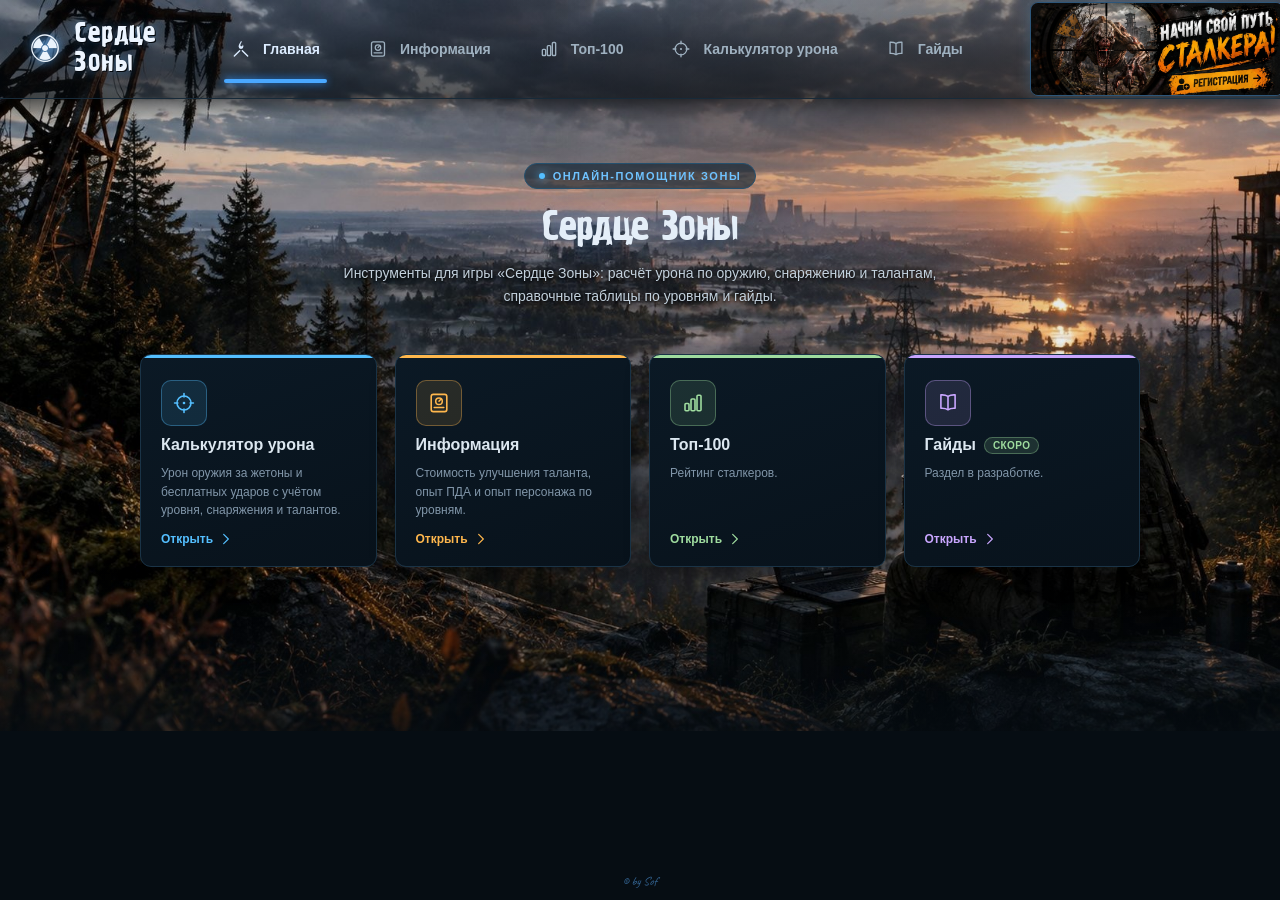
<file: index.html>
<!doctype html>
<html lang="ru">
<head>
<meta charset="UTF-8">
<meta name="viewport" content="width=device-width, initial-scale=1.0">
<title>Сердце Зоны — сайт-помощник</title>
<meta name="description" content="Сайт-помощник для игры «Сердце Зоны»: калькулятор урона, справочная информация по уровням и гайды.">
<meta property="og:type" content="website">
<meta property="og:site_name" content="Сердце Зоны">
<meta property="og:title" content="Сердце Зоны — сайт-помощник">
<meta property="og:description" content="Калькулятор урона, справочные таблицы по уровням и гайды для игры «Сердце Зоны».">
<meta property="og:url" content="https://sof-oss.github.io/helper/">
<meta property="og:image" content="https://sof-oss.github.io/helper/assets/preview.jpg">
<meta property="og:image:width" content="1200">
<meta property="og:image:height" content="628">
<meta property="og:locale" content="ru_RU">
<meta name="twitter:card" content="summary_large_image">
<link rel="icon" type="image/svg+xml" href="favicon.svg">
<!-- Шрифт подписи автора внизу страницы (см. .site-footer в styles.css) -->
<link rel="preconnect" href="https://fonts.googleapis.com">
<link rel="preconnect" href="https://fonts.gstatic.com" crossorigin>
<link href="https://fonts.googleapis.com/css2?family=Caveat:wght@600&display=swap" rel="stylesheet">
<link rel="stylesheet" href="styles.css">
</head>
<body>
<header class="site-header">
  <div class="header-inner">
    <a class="logo" href="index.html"><div class="rad-logo">☢</div><div class="logo-copy"><div class="logo-title">Сердце Зоны</div></div></a>
    <nav class="main-nav">
      <a class="active" href="index.html"><svg class="nav-icon" viewBox="0 0 24 24" fill="none" aria-hidden="true"><path d="M12 2.4c-.7 2.1-2.9 3.8-2.9 6.6a2.9 2.9 0 0 0 5.8 0c0-1.1-.5-1.7-.8-2.3.1 1.3-.6 2.1-1.4 2.1-1 0-1.6-.8-1.4-1.9.3-1.4 1.6-2.3 1.6-4.1-.3-.1-.6-.3-.9-.4Z" fill="currentColor"/><path d="M4 20.5 10.4 14M20 20.5 13.6 14" stroke="currentColor" stroke-width="1.7" stroke-linecap="round"/></svg>Главная</a>
      <a href="info.html"><svg class="nav-icon" viewBox="0 0 24 24" fill="none" aria-hidden="true"><rect x="4.2" y="3.4" width="15.6" height="17.2" rx="2.2" stroke="currentColor" stroke-width="1.6"/><circle cx="12" cy="10.3" r="3.3" stroke="currentColor" stroke-width="1.5"/><path d="M12 10.3 13.9 8.2" stroke="currentColor" stroke-width="1.5" stroke-linecap="round"/><path d="M7.2 16.6h9.6" stroke="currentColor" stroke-width="1.5" stroke-linecap="round"/></svg>Информация</a>
      <a href="top100.html"><svg class="nav-icon" viewBox="0 0 24 24" fill="none" aria-hidden="true"><rect x="4" y="12.5" width="4" height="7.3" rx="1" stroke="currentColor" stroke-width="1.6"/><rect x="10" y="8" width="4" height="11.8" rx="1" stroke="currentColor" stroke-width="1.6"/><rect x="16" y="4.2" width="4" height="15.6" rx="1" stroke="currentColor" stroke-width="1.6"/></svg>Топ-100</a>
      <a href="calculator.html"><svg class="nav-icon" viewBox="0 0 24 24" fill="none" aria-hidden="true"><circle cx="12" cy="12" r="7" stroke="currentColor" stroke-width="1.6"/><path d="M12 2.6v3.3M12 18.1v3.3M2.6 12h3.3M18.1 12h3.3" stroke="currentColor" stroke-width="1.6" stroke-linecap="round"/><circle cx="12" cy="12" r="1.3" fill="currentColor"/></svg>Калькулятор урона</a>
      <a href="guides.html"><svg class="nav-icon" viewBox="0 0 24 24" fill="none" aria-hidden="true"><path d="M12 5.4c-1.9-1.2-4.5-1.7-7.1-1.5v13.4c2.6-.2 5.2.3 7.1 1.5 1.9-1.2 4.5-1.7 7.1-1.5V3.9c-2.6-.2-5.2.3-7.1 1.5Z" stroke="currentColor" stroke-width="1.6" stroke-linejoin="round"/><path d="M12 5.4v13.4" stroke="currentColor" stroke-width="1.6"/></svg>Гайды</a>
    </nav>
    <a class="header-promo" href="https://vk.com/app54612839#ref_user_id=672" target="_blank" rel="noopener" aria-label="Регистрация — начни свой путь сталкера"><img src="assets/promo-banner.webp" alt="Начни свой путь сталкера — регистрация" width="1672" height="610" loading="eager"></a>
  </div>
</header>

<main class="content home-content">
  <div class="home-hero">
    <span class="home-eyebrow"><i></i>Онлайн-помощник Зоны</span>
    <h1>Сердце Зоны</h1>
    <p>Инструменты для игры «Сердце Зоны»: расчёт урона по оружию, снаряжению и талантам, справочные таблицы по уровням и гайды.</p>
  </div>
  <div class="home-grid">
    <a class="home-card" href="calculator.html" style="--accent:#54bfff;--accent-bg:rgba(84,191,255,.12);--accent-border:rgba(84,191,255,.35)">
      <div class="home-card-body">
        <div class="home-card-icon"><svg viewBox="0 0 24 24" fill="none" aria-hidden="true"><circle cx="12" cy="12" r="7" stroke="currentColor" stroke-width="1.6"/><path d="M12 2.6v3.3M12 18.1v3.3M2.6 12h3.3M18.1 12h3.3" stroke="currentColor" stroke-width="1.6" stroke-linecap="round"/><circle cx="12" cy="12" r="1.3" fill="currentColor"/></svg></div>
        <b>Калькулятор урона</b>
        <small>Урон оружия за жетоны и бесплатных ударов с учётом уровня, снаряжения и талантов.</small>
        <span class="home-card-cta">Открыть<svg viewBox="0 0 24 24" fill="none" aria-hidden="true"><path d="M8 4l8 8-8 8" stroke="currentColor" stroke-width="2" stroke-linecap="round" stroke-linejoin="round"/></svg></span>
      </div>
    </a>
    <a class="home-card" href="info.html" style="--accent:#ffb74d;--accent-bg:rgba(255,183,77,.12);--accent-border:rgba(255,183,77,.35)">
      <div class="home-card-body">
        <div class="home-card-icon"><svg viewBox="0 0 24 24" fill="none" aria-hidden="true"><rect x="4.2" y="3.4" width="15.6" height="17.2" rx="2.2" stroke="currentColor" stroke-width="1.6"/><circle cx="12" cy="10.3" r="3.3" stroke="currentColor" stroke-width="1.5"/><path d="M12 10.3 13.9 8.2" stroke="currentColor" stroke-width="1.5" stroke-linecap="round"/><path d="M7.2 16.6h9.6" stroke="currentColor" stroke-width="1.5" stroke-linecap="round"/></svg></div>
        <b>Информация</b>
        <small>Стоимость улучшения таланта, опыт ПДА и опыт персонажа по уровням.</small>
        <span class="home-card-cta">Открыть<svg viewBox="0 0 24 24" fill="none" aria-hidden="true"><path d="M8 4l8 8-8 8" stroke="currentColor" stroke-width="2" stroke-linecap="round" stroke-linejoin="round"/></svg></span>
      </div>
    </a>
    <a class="home-card" href="top100.html" style="--accent:#9fdc9f;--accent-bg:rgba(159,220,159,.12);--accent-border:rgba(159,220,159,.35)">
      <div class="home-card-body">
        <div class="home-card-icon"><svg viewBox="0 0 24 24" fill="none" aria-hidden="true"><rect x="4" y="12.5" width="4" height="7.3" rx="1" stroke="currentColor" stroke-width="1.6"/><rect x="10" y="8" width="4" height="11.8" rx="1" stroke="currentColor" stroke-width="1.6"/><rect x="16" y="4.2" width="4" height="15.6" rx="1" stroke="currentColor" stroke-width="1.6"/></svg></div>
        <b>Топ-100</b>
        <small>Рейтинг сталкеров.</small>
        <span class="home-card-cta">Открыть<svg viewBox="0 0 24 24" fill="none" aria-hidden="true"><path d="M8 4l8 8-8 8" stroke="currentColor" stroke-width="2" stroke-linecap="round" stroke-linejoin="round"/></svg></span>
      </div>
    </a>
    <a class="home-card" href="guides.html" style="--accent:#c9a6ff;--accent-bg:rgba(201,166,255,.12);--accent-border:rgba(201,166,255,.35)">
      <div class="home-card-body">
        <div class="home-card-icon"><svg viewBox="0 0 24 24" fill="none" aria-hidden="true"><path d="M12 5.4c-1.9-1.2-4.5-1.7-7.1-1.5v13.4c2.6-.2 5.2.3 7.1 1.5 1.9-1.2 4.5-1.7 7.1-1.5V3.9c-2.6-.2-5.2.3-7.1 1.5Z" stroke="currentColor" stroke-width="1.6" stroke-linejoin="round"/><path d="M12 5.4v13.4" stroke="currentColor" stroke-width="1.6"/></svg></div>
        <b>Гайды<span class="home-card-badge">Скоро</span></b>
        <small>Раздел в разработке.</small>
        <span class="home-card-cta">Открыть<svg viewBox="0 0 24 24" fill="none" aria-hidden="true"><path d="M8 4l8 8-8 8" stroke="currentColor" stroke-width="2" stroke-linecap="round" stroke-linejoin="round"/></svg></span>
      </div>
    </a>
  </div>
</main>

<!-- Подпись автора — единственное место сайта, отмеченное личным именем, поэтому
     оставляем её ненавязчивой и внизу каждой страницы, а не только на главной -->
<footer class="site-footer"><span>© by Sof</span></footer>

</body></html>
</file>
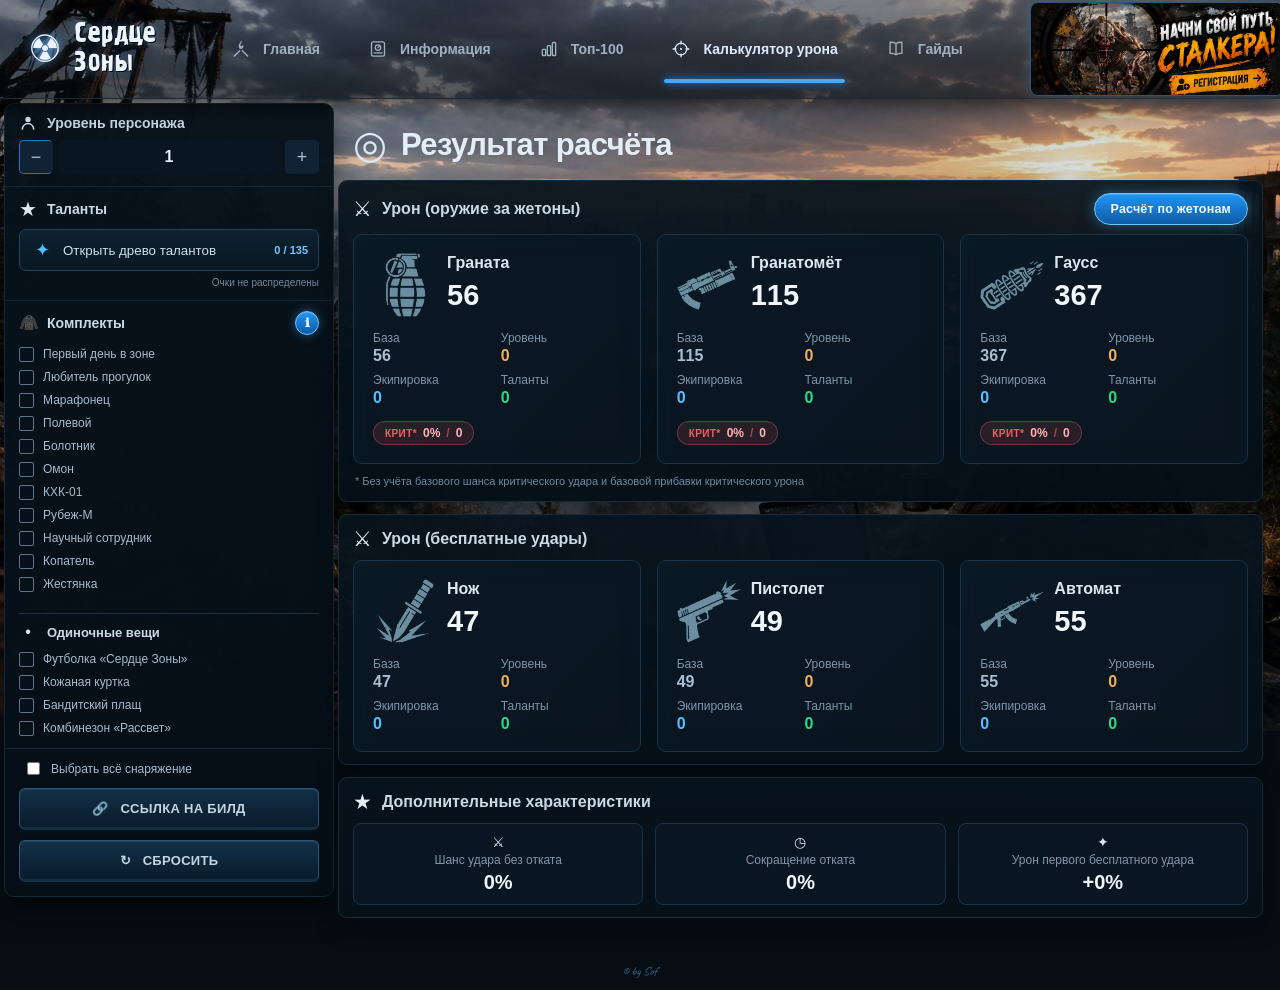
<file: calculator.html>
<!doctype html>
<html lang="ru">
<head>
<meta charset="UTF-8">
<meta name="viewport" content="width=device-width, initial-scale=1.0">
<title>Сердце Зоны — Калькулятор урона</title>
<meta name="description" content="Калькулятор урона для игры «Сердце Зоны»: оружие, снаряжение и таланты.">
<meta property="og:type" content="website">
<meta property="og:site_name" content="Сердце Зоны">
<meta property="og:title" content="Сердце Зоны — Калькулятор урона">
<meta property="og:description" content="Калькулятор урона и справочные таблицы по уровням для игры «Сердце Зоны».">
<meta property="og:url" content="https://sof-oss.github.io/helper/calculator.html">
<meta property="og:image" content="https://sof-oss.github.io/helper/assets/preview.jpg">
<meta property="og:image:width" content="1200">
<meta property="og:image:height" content="628">
<meta property="og:locale" content="ru_RU">
<meta name="twitter:card" content="summary_large_image">
<link rel="icon" type="image/svg+xml" href="favicon.svg">
<!-- Шрифт подписи автора внизу страницы (см. .site-footer в styles.css) -->
<link rel="preconnect" href="https://fonts.googleapis.com">
<link rel="preconnect" href="https://fonts.gstatic.com" crossorigin>
<link href="https://fonts.googleapis.com/css2?family=Caveat:wght@600&display=swap" rel="stylesheet">
<link rel="stylesheet" href="styles.css">
</head>
<body>
<header class="site-header">
  <div class="header-inner">
    <a class="logo" href="index.html"><div class="rad-logo">☢</div><div class="logo-copy"><div class="logo-title">Сердце Зоны</div></div></a>
    <nav class="main-nav">
      <a href="index.html"><svg class="nav-icon" viewBox="0 0 24 24" fill="none" aria-hidden="true"><path d="M12 2.4c-.7 2.1-2.9 3.8-2.9 6.6a2.9 2.9 0 0 0 5.8 0c0-1.1-.5-1.7-.8-2.3.1 1.3-.6 2.1-1.4 2.1-1 0-1.6-.8-1.4-1.9.3-1.4 1.6-2.3 1.6-4.1-.3-.1-.6-.3-.9-.4Z" fill="currentColor"/><path d="M4 20.5 10.4 14M20 20.5 13.6 14" stroke="currentColor" stroke-width="1.7" stroke-linecap="round"/></svg>Главная</a>
      <a href="info.html"><svg class="nav-icon" viewBox="0 0 24 24" fill="none" aria-hidden="true"><rect x="4.2" y="3.4" width="15.6" height="17.2" rx="2.2" stroke="currentColor" stroke-width="1.6"/><circle cx="12" cy="10.3" r="3.3" stroke="currentColor" stroke-width="1.5"/><path d="M12 10.3 13.9 8.2" stroke="currentColor" stroke-width="1.5" stroke-linecap="round"/><path d="M7.2 16.6h9.6" stroke="currentColor" stroke-width="1.5" stroke-linecap="round"/></svg>Информация</a>
      <a href="top100.html"><svg class="nav-icon" viewBox="0 0 24 24" fill="none" aria-hidden="true"><rect x="4" y="12.5" width="4" height="7.3" rx="1" stroke="currentColor" stroke-width="1.6"/><rect x="10" y="8" width="4" height="11.8" rx="1" stroke="currentColor" stroke-width="1.6"/><rect x="16" y="4.2" width="4" height="15.6" rx="1" stroke="currentColor" stroke-width="1.6"/></svg>Топ-100</a>
      <a class="active" href="calculator.html"><svg class="nav-icon" viewBox="0 0 24 24" fill="none" aria-hidden="true"><circle cx="12" cy="12" r="7" stroke="currentColor" stroke-width="1.6"/><path d="M12 2.6v3.3M12 18.1v3.3M2.6 12h3.3M18.1 12h3.3" stroke="currentColor" stroke-width="1.6" stroke-linecap="round"/><circle cx="12" cy="12" r="1.3" fill="currentColor"/></svg>Калькулятор урона</a>
      <a href="guides.html"><svg class="nav-icon" viewBox="0 0 24 24" fill="none" aria-hidden="true"><path d="M12 5.4c-1.9-1.2-4.5-1.7-7.1-1.5v13.4c2.6-.2 5.2.3 7.1 1.5 1.9-1.2 4.5-1.7 7.1-1.5V3.9c-2.6-.2-5.2.3-7.1 1.5Z" stroke="currentColor" stroke-width="1.6" stroke-linejoin="round"/><path d="M12 5.4v13.4" stroke="currentColor" stroke-width="1.6"/></svg>Гайды</a>
    </nav>
    <a class="header-promo" href="https://vk.com/app54612839#ref_user_id=672" target="_blank" rel="noopener" aria-label="Регистрация — начни свой путь сталкера"><img src="assets/promo-banner.webp" alt="Начни свой путь сталкера — регистрация" width="1672" height="610" loading="eager"></a>
  </div>
</header>

<div class="page">
<aside class="sidebar">
<section class="side-section level-section"><div class="side-title"><svg class="person-icon" viewBox="0 0 24 24" aria-hidden="true"><circle cx="12" cy="7.2" r="3.6"/><path d="M4.5 20c.4-4.6 3.9-7.3 7.5-7.3s7.1 2.7 7.5 7.3" fill="none" stroke="currentColor" stroke-width="2" stroke-linecap="round"/></svg><b>Уровень персонажа</b></div><div class="level-row"><button type="button" data-step="level" data-dir="-1">−</button><input id="level" type="number" min="1" max="100" value="1"><button type="button" data-step="level" data-dir="1">+</button></div></section>
<section class="side-section talent-launcher"><div class="side-title"><span>★</span><b>Таланты</b></div><button type="button" id="openTalents" class="talent-open"><span>✦</span><span>Открыть древо талантов</span><b id="talentPointsBadge">0 / 135</b></button><div class="talent-summary" id="talentSummary">Очки не распределены</div></section>
<section class="side-section equipment-section"><div class="side-title"><span class="clothes-icon" aria-hidden="true">🧥</span><b>Комплекты</b><button type="button" id="openGearInfo" class="gear-info-btn" aria-label="Бонусы снаряжения" title="Бонусы снаряжения">ℹ</button></div><div id="sets" class="options"></div><div class="items-divider"><span>•</span><b>Одиночные вещи</b></div><div id="items" class="options"></div></section>
<div class="side-actions">
<label class="select-all"><input id="selectAllEquipment" type="checkbox"> <span>Выбрать всё снаряжение</span></label>
<button type="button" class="side-btn" id="shareBuild">🔗 &nbsp; Ссылка на билд</button>
<button type="button" class="side-btn" id="resetAll">↻ &nbsp; Сбросить</button>
</div>
</aside>
<main class="content">
<div class="result-title"><span class="target-icon">◎</span><h1>Результат расчёта</h1></div>
<section class="result-panel"><div class="section-heading"><span>⚔</span><b>Урон (оружие за жетоны)</b><button type="button" id="openTokens" class="tokens-btn">Расчёт по жетонам</button></div><div class="damage-grid" id="paidCards"></div><p class="damage-footnote">* Без учёта базового шанса критического удара и базовой прибавки критического урона</p></section>
<section class="result-panel"><div class="section-heading"><span>⚔</span><b>Урон (бесплатные удары)</b></div><div class="damage-grid" id="freeCards"></div></section>
<section class="result-panel extra-panel"><div class="section-heading"><span>★</span><b>Дополнительные характеристики</b></div><div class="extra-grid"><div><i class="delta" id="deltaNoCooldown"></i><span>⚔</span><small>Шанс удара без отката</small><strong id="noCooldown">0%</strong></div><div><i class="delta" id="deltaCooldown"></i><span>◷</span><small>Сокращение отката</small><strong id="cooldown">0%</strong></div><div><i class="delta" id="deltaFirstFreeHit"></i><span>✦</span><small>Урон первого бесплатного удара</small><strong id="firstFreeHit">+0%</strong></div></div></section>
</main>
</div>

<div id="talentModal" class="talent-modal" aria-hidden="true">
  <div class="talent-backdrop" data-close-talents></div>
  <section class="talent-dialog" role="dialog" aria-modal="true" aria-labelledby="talentModalTitle">
    <div class="talent-game-window">
      <header class="talent-game-header">
        <div><h2 id="talentModalTitle">Таланты</h2><p>Усиливай удары по боссам и открывай новые бонусы по цепочке.</p></div>
        <div class="talent-game-actions"><span class="talent-points"><b id="modalSpentPoints">0</b> / <b id="modalMaxPoints">135</b></span><button type="button" class="talent-icon-button" data-close-talents aria-label="Закрыть">×</button></div>
      </header>
      <div class="talent-game-body"><aside class="talent-game-sidebar" id="talentSidebar"></aside><main class="talent-flow-wrap"><div class="talent-flow" id="talentFlow"></div></main><div class="talent-detail-overlay" id="talentDetailOverlay"></div></div>
    </div>
  </section>
</div>
<div id="gearInfoModal" class="talent-modal gear-info-modal" aria-hidden="true">
  <div class="talent-backdrop" data-close-gear-info></div>
  <section class="talent-dialog gear-info-dialog" role="dialog" aria-modal="true" aria-labelledby="gearInfoModalTitle">
    <div class="talent-game-window gear-info-window">
      <header class="talent-game-header">
        <div><h2 id="gearInfoModalTitle">Бонусы снаряжения</h2><p>Полный список бонусов всех комплектов и одиночных вещей.</p></div>
        <div class="talent-game-actions"><button type="button" class="talent-icon-button" data-close-gear-info aria-label="Закрыть">×</button></div>
      </header>
      <div class="gear-info-body" id="gearInfoBody"></div>
    </div>
  </section>
</div>
<div id="tokensModal" class="talent-modal gear-info-modal" aria-hidden="true">
  <div class="talent-backdrop" data-close-tokens></div>
  <section class="talent-dialog gear-info-dialog" role="dialog" aria-modal="true" aria-labelledby="tokensModalTitle">
    <div class="talent-game-window gear-info-window tokens-window">
      <header class="talent-game-header">
        <div><h2 id="tokensModalTitle">Расчёт по жетонам</h2><p>По текущему уровню, снаряжению и талантам из калькулятора.</p></div>
        <div class="talent-game-actions"><button type="button" class="talent-icon-button" data-close-tokens aria-label="Закрыть">×</button></div>
      </header>
      <div class="gear-info-body">
        <div class="tok-grid">
          <section class="tok-col">
            <label class="tok-field"><span>Количество жетонов</span><input id="tokenCount" type="number" min="0" step="1" value="7200" inputmode="numeric"></label>
            <div class="tok-title">Ожидаемый урон</div>
            <div class="data-wrap"><table class="data-table"><thead><tr><th>Оружие</th><th>Ударов</th><th>Без крита</th><th class="tok-crit">С критом</th></tr></thead><tbody id="tokenExpected"></tbody></table></div>
          </section>
          <section class="tok-col">
            <label class="tok-field"><span>Нужное количество урона</span><input id="tokenTarget" type="number" min="0" step="1" value="1000000" inputmode="numeric"></label>
            <div class="tok-title">Необходимо жетонов</div>
            <div class="data-wrap"><table class="data-table"><thead><tr><th>Оружие</th><th>Без крита</th><th class="tok-crit">С критом</th></tr></thead><tbody id="tokenNeeded"></tbody></table></div>
          </section>
        </div>
        <div class="gear-info-group-title">Исходные данные и эффективность</div>
        <section class="tok-col">
          <div class="data-wrap"><table class="data-table"><thead><tr><th>Оружие</th><th>Цена, жетонов</th><th>Урон за удар</th><th>Крит (шанс / бонус)</th><th class="tok-crit">Средний урон с критом</th><th>Урон на жетон</th><th>На жетон с критом</th></tr></thead><tbody id="tokenBase"></tbody></table></div>
        </section>
        <p class="tok-note">Цена за удар: граната — 3, гранатомёт — 5, гаусс — 15 жетонов. Средний урон с критом = урон + шанс крита × бонус крита. Количество ударов целое: жетоны считаются на целые удары. Крит считается без учёта базового шанса критического удара и базовой прибавки критического урона. ★ — самое выгодное оружие по урону на один жетон.</p>
      </div>
    </div>
  </section>
</div>
<div id="toast" class="toast" role="status" aria-live="polite">В разработке</div>

<!-- Подпись автора — единственное место сайта, отмеченное личным именем, поэтому
     оставляем её ненавязчивой и внизу каждой страницы, а не только на главной -->
<footer class="site-footer"><span>© by Sof</span></footer>

<script src="talents.js"></script><script src="app.js"></script></body></html>
</file>
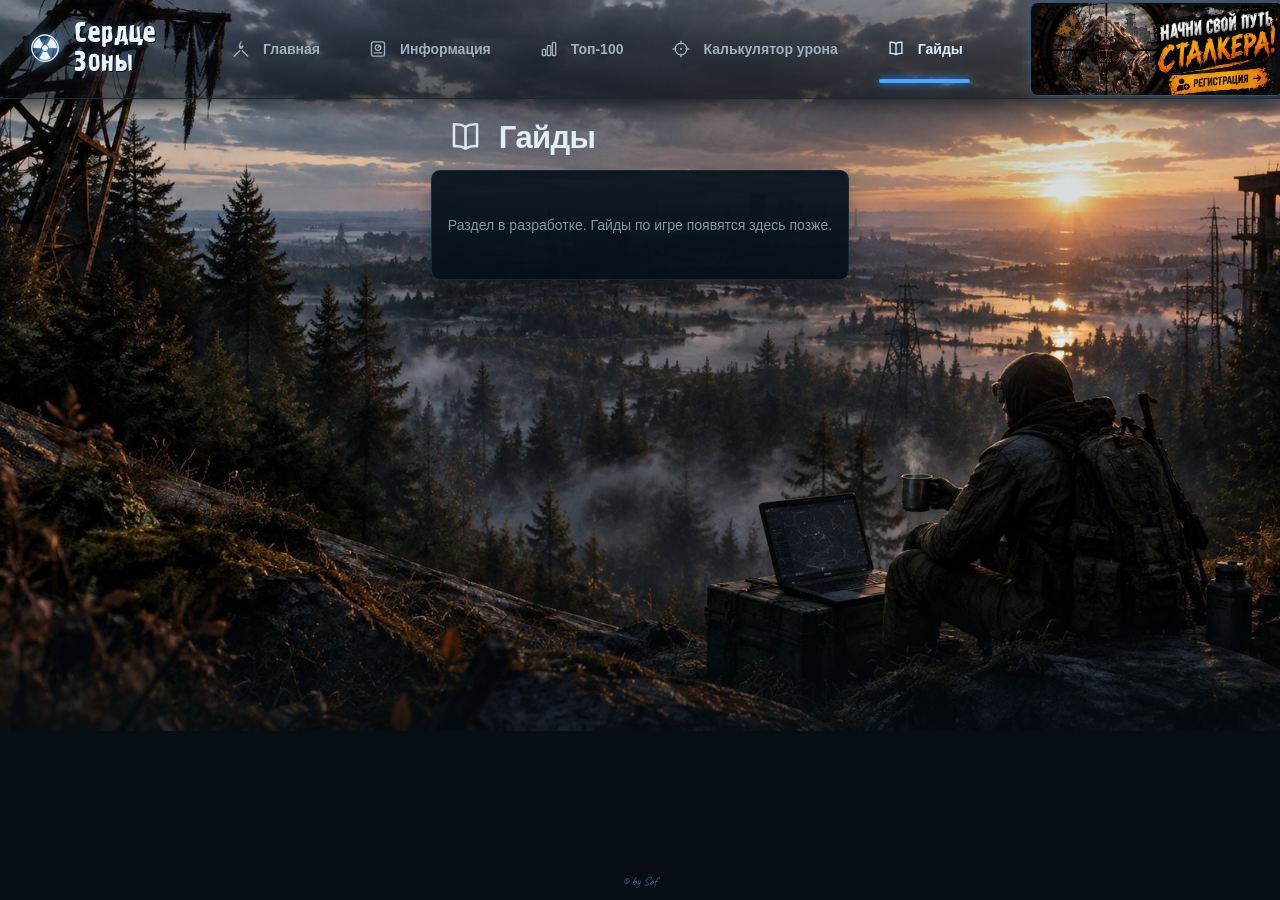
<file: guides.html>
<!doctype html>
<html lang="ru">
<head>
<meta charset="UTF-8">
<meta name="viewport" content="width=device-width, initial-scale=1.0">
<title>Сердце Зоны — Гайды</title>
<meta name="description" content="Гайды по игре «Сердце Зоны». Раздел в разработке.">
<meta property="og:type" content="website">
<meta property="og:site_name" content="Сердце Зоны">
<meta property="og:title" content="Сердце Зоны — Гайды">
<meta property="og:description" content="Гайды по игре «Сердце Зоны». Раздел в разработке.">
<meta property="og:url" content="https://sof-oss.github.io/helper/guides.html">
<meta property="og:image" content="https://sof-oss.github.io/helper/assets/preview.jpg">
<meta property="og:image:width" content="1200">
<meta property="og:image:height" content="628">
<meta property="og:locale" content="ru_RU">
<meta name="twitter:card" content="summary_large_image">
<link rel="icon" type="image/svg+xml" href="favicon.svg">
<!-- Шрифт подписи автора внизу страницы (см. .site-footer в styles.css) -->
<link rel="preconnect" href="https://fonts.googleapis.com">
<link rel="preconnect" href="https://fonts.gstatic.com" crossorigin>
<link href="https://fonts.googleapis.com/css2?family=Caveat:wght@600&display=swap" rel="stylesheet">
<link rel="stylesheet" href="styles.css">
</head>
<body>
<header class="site-header">
  <div class="header-inner">
    <a class="logo" href="index.html"><div class="rad-logo">☢</div><div class="logo-copy"><div class="logo-title">Сердце Зоны</div></div></a>
    <nav class="main-nav">
      <a href="index.html"><svg class="nav-icon" viewBox="0 0 24 24" fill="none" aria-hidden="true"><path d="M12 2.4c-.7 2.1-2.9 3.8-2.9 6.6a2.9 2.9 0 0 0 5.8 0c0-1.1-.5-1.7-.8-2.3.1 1.3-.6 2.1-1.4 2.1-1 0-1.6-.8-1.4-1.9.3-1.4 1.6-2.3 1.6-4.1-.3-.1-.6-.3-.9-.4Z" fill="currentColor"/><path d="M4 20.5 10.4 14M20 20.5 13.6 14" stroke="currentColor" stroke-width="1.7" stroke-linecap="round"/></svg>Главная</a>
      <a href="info.html"><svg class="nav-icon" viewBox="0 0 24 24" fill="none" aria-hidden="true"><rect x="4.2" y="3.4" width="15.6" height="17.2" rx="2.2" stroke="currentColor" stroke-width="1.6"/><circle cx="12" cy="10.3" r="3.3" stroke="currentColor" stroke-width="1.5"/><path d="M12 10.3 13.9 8.2" stroke="currentColor" stroke-width="1.5" stroke-linecap="round"/><path d="M7.2 16.6h9.6" stroke="currentColor" stroke-width="1.5" stroke-linecap="round"/></svg>Информация</a>
      <a href="top100.html"><svg class="nav-icon" viewBox="0 0 24 24" fill="none" aria-hidden="true"><rect x="4" y="12.5" width="4" height="7.3" rx="1" stroke="currentColor" stroke-width="1.6"/><rect x="10" y="8" width="4" height="11.8" rx="1" stroke="currentColor" stroke-width="1.6"/><rect x="16" y="4.2" width="4" height="15.6" rx="1" stroke="currentColor" stroke-width="1.6"/></svg>Топ-100</a>
      <a href="calculator.html"><svg class="nav-icon" viewBox="0 0 24 24" fill="none" aria-hidden="true"><circle cx="12" cy="12" r="7" stroke="currentColor" stroke-width="1.6"/><path d="M12 2.6v3.3M12 18.1v3.3M2.6 12h3.3M18.1 12h3.3" stroke="currentColor" stroke-width="1.6" stroke-linecap="round"/><circle cx="12" cy="12" r="1.3" fill="currentColor"/></svg>Калькулятор урона</a>
      <a class="active" href="guides.html"><svg class="nav-icon" viewBox="0 0 24 24" fill="none" aria-hidden="true"><path d="M12 5.4c-1.9-1.2-4.5-1.7-7.1-1.5v13.4c2.6-.2 5.2.3 7.1 1.5 1.9-1.2 4.5-1.7 7.1-1.5V3.9c-2.6-.2-5.2.3-7.1 1.5Z" stroke="currentColor" stroke-width="1.6" stroke-linejoin="round"/><path d="M12 5.4v13.4" stroke="currentColor" stroke-width="1.6"/></svg>Гайды</a>
    </nav>
    <a class="header-promo" href="https://vk.com/app54612839#ref_user_id=672" target="_blank" rel="noopener" aria-label="Регистрация — начни свой путь сталкера"><img src="assets/promo-banner.webp" alt="Начни свой путь сталкера — регистрация" width="1672" height="610" loading="eager"></a>
  </div>
</header>

<main class="content info-content">
<div class="result-title"><svg class="target-icon" viewBox="0 0 24 24" fill="none" aria-hidden="true"><path d="M12 5.4c-1.9-1.2-4.5-1.7-7.1-1.5v13.4c2.6-.2 5.2.3 7.1 1.5 1.9-1.2 4.5-1.7 7.1-1.5V3.9c-2.6-.2-5.2.3-7.1 1.5Z" stroke="currentColor" stroke-width="1.6" stroke-linejoin="round"/><path d="M12 5.4v13.4" stroke="currentColor" stroke-width="1.6"/></svg><h1>Гайды</h1></div>
<section class="result-panel placeholder-panel">
  <p>Раздел в разработке. Гайды по игре появятся здесь позже.</p>
</section>
</main>

<!-- Подпись автора — единственное место сайта, отмеченное личным именем, поэтому
     оставляем её ненавязчивой и внизу каждой страницы, а не только на главной -->
<footer class="site-footer"><span>© by Sof</span></footer>

</body></html>
</file>
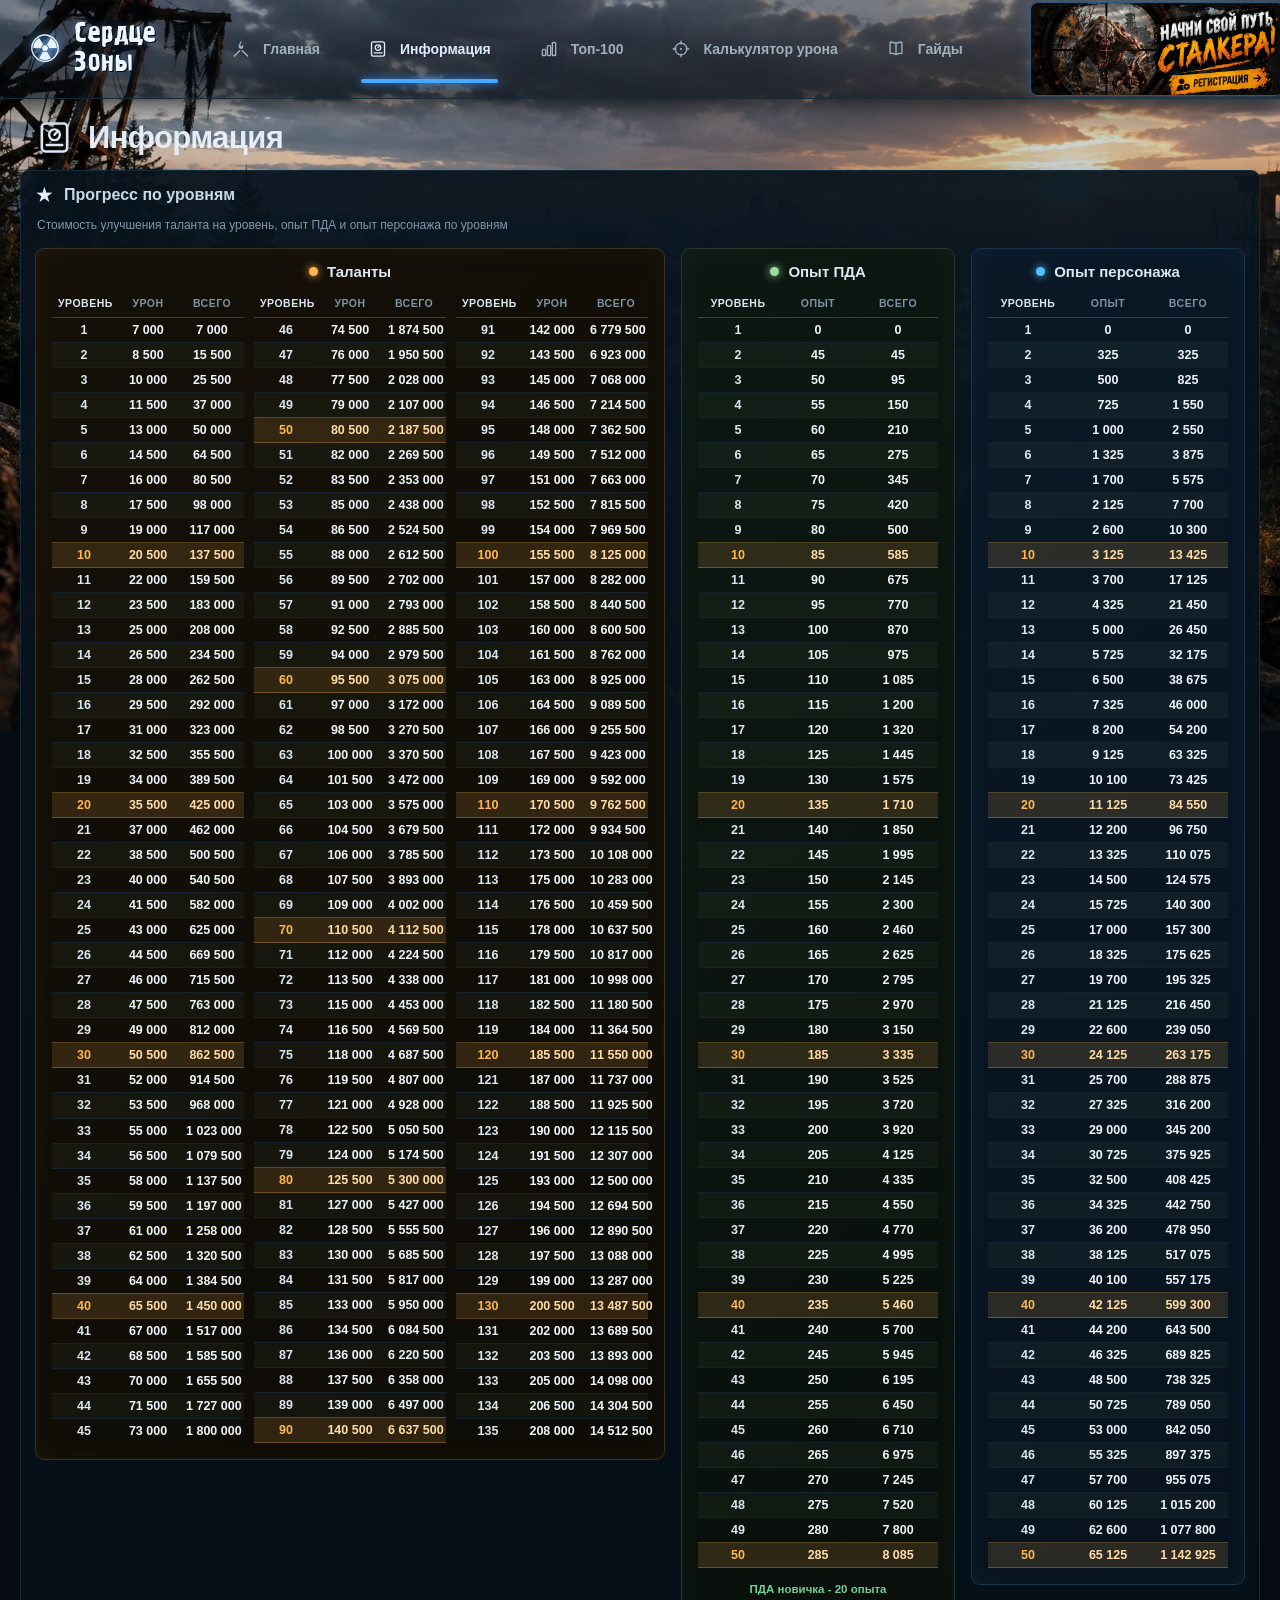
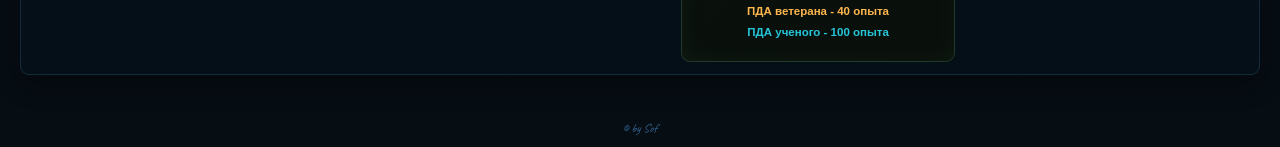
<file: info.html>
<!doctype html>
<html lang="ru">
<head>
<meta charset="UTF-8">
<meta name="viewport" content="width=device-width, initial-scale=1.0">
<title>Сердце Зоны — Информация</title>
<meta name="description" content="Справочные таблицы по уровням для игры «Сердце Зоны»: стоимость улучшения таланта, опыт ПДА и опыт персонажа.">
<meta property="og:type" content="website">
<meta property="og:site_name" content="Сердце Зоны">
<meta property="og:title" content="Сердце Зоны — Информация">
<meta property="og:description" content="Справочные таблицы по уровням для игры «Сердце Зоны».">
<meta property="og:url" content="https://sof-oss.github.io/helper/info.html">
<meta property="og:image" content="https://sof-oss.github.io/helper/assets/preview.jpg">
<meta property="og:image:width" content="1200">
<meta property="og:image:height" content="628">
<meta property="og:locale" content="ru_RU">
<meta name="twitter:card" content="summary_large_image">
<link rel="icon" type="image/svg+xml" href="favicon.svg">
<!-- Шрифт подписи автора внизу страницы (см. .site-footer в styles.css) -->
<link rel="preconnect" href="https://fonts.googleapis.com">
<link rel="preconnect" href="https://fonts.gstatic.com" crossorigin>
<link href="https://fonts.googleapis.com/css2?family=Caveat:wght@600&display=swap" rel="stylesheet">
<link rel="stylesheet" href="styles.css">
</head>
<body>
<header class="site-header">
  <div class="header-inner">
    <a class="logo" href="index.html"><div class="rad-logo">☢</div><div class="logo-copy"><div class="logo-title">Сердце Зоны</div></div></a>
    <nav class="main-nav">
      <a href="index.html"><svg class="nav-icon" viewBox="0 0 24 24" fill="none" aria-hidden="true"><path d="M12 2.4c-.7 2.1-2.9 3.8-2.9 6.6a2.9 2.9 0 0 0 5.8 0c0-1.1-.5-1.7-.8-2.3.1 1.3-.6 2.1-1.4 2.1-1 0-1.6-.8-1.4-1.9.3-1.4 1.6-2.3 1.6-4.1-.3-.1-.6-.3-.9-.4Z" fill="currentColor"/><path d="M4 20.5 10.4 14M20 20.5 13.6 14" stroke="currentColor" stroke-width="1.7" stroke-linecap="round"/></svg>Главная</a>
      <a class="active" href="info.html"><svg class="nav-icon" viewBox="0 0 24 24" fill="none" aria-hidden="true"><rect x="4.2" y="3.4" width="15.6" height="17.2" rx="2.2" stroke="currentColor" stroke-width="1.6"/><circle cx="12" cy="10.3" r="3.3" stroke="currentColor" stroke-width="1.5"/><path d="M12 10.3 13.9 8.2" stroke="currentColor" stroke-width="1.5" stroke-linecap="round"/><path d="M7.2 16.6h9.6" stroke="currentColor" stroke-width="1.5" stroke-linecap="round"/></svg>Информация</a>
      <a href="top100.html"><svg class="nav-icon" viewBox="0 0 24 24" fill="none" aria-hidden="true"><rect x="4" y="12.5" width="4" height="7.3" rx="1" stroke="currentColor" stroke-width="1.6"/><rect x="10" y="8" width="4" height="11.8" rx="1" stroke="currentColor" stroke-width="1.6"/><rect x="16" y="4.2" width="4" height="15.6" rx="1" stroke="currentColor" stroke-width="1.6"/></svg>Топ-100</a>
      <a href="calculator.html"><svg class="nav-icon" viewBox="0 0 24 24" fill="none" aria-hidden="true"><circle cx="12" cy="12" r="7" stroke="currentColor" stroke-width="1.6"/><path d="M12 2.6v3.3M12 18.1v3.3M2.6 12h3.3M18.1 12h3.3" stroke="currentColor" stroke-width="1.6" stroke-linecap="round"/><circle cx="12" cy="12" r="1.3" fill="currentColor"/></svg>Калькулятор урона</a>
      <a href="guides.html"><svg class="nav-icon" viewBox="0 0 24 24" fill="none" aria-hidden="true"><path d="M12 5.4c-1.9-1.2-4.5-1.7-7.1-1.5v13.4c2.6-.2 5.2.3 7.1 1.5 1.9-1.2 4.5-1.7 7.1-1.5V3.9c-2.6-.2-5.2.3-7.1 1.5Z" stroke="currentColor" stroke-width="1.6" stroke-linejoin="round"/><path d="M12 5.4v13.4" stroke="currentColor" stroke-width="1.6"/></svg>Гайды</a>
    </nav>
    <a class="header-promo" href="https://vk.com/app54612839#ref_user_id=672" target="_blank" rel="noopener" aria-label="Регистрация — начни свой путь сталкера"><img src="assets/promo-banner.webp" alt="Начни свой путь сталкера — регистрация" width="1672" height="610" loading="eager"></a>
  </div>
</header>

<main class="content info-content">
<div class="result-title"><svg class="target-icon" viewBox="0 0 24 24" fill="none" aria-hidden="true"><rect x="4.2" y="3.4" width="15.6" height="17.2" rx="2.2" stroke="currentColor" stroke-width="1.6"/><circle cx="12" cy="10.3" r="3.3" stroke="currentColor" stroke-width="1.5"/><path d="M12 10.3 13.9 8.2" stroke="currentColor" stroke-width="1.5" stroke-linecap="round"/><path d="M7.2 16.6h9.6" stroke="currentColor" stroke-width="1.5" stroke-linecap="round"/></svg><h1>Информация</h1></div>
<section class="result-panel">
  <div class="section-heading"><span>★</span><b>Прогресс по уровням</b></div>
  <p class="info-lead">Стоимость улучшения таланта на уровень, опыт ПДА и опыт персонажа по уровням</p>
  <div class="info-groups" id="infoGroups"></div>
</section>
</main>

<!-- Подпись автора — единственное место сайта, отмеченное личным именем, поэтому
     оставляем её ненавязчивой и внизу каждой страницы, а не только на главной -->
<footer class="site-footer"><span>© by Sof</span></footer>

<script src="info-data.js"></script><script src="info.js"></script></body></html>
</file>
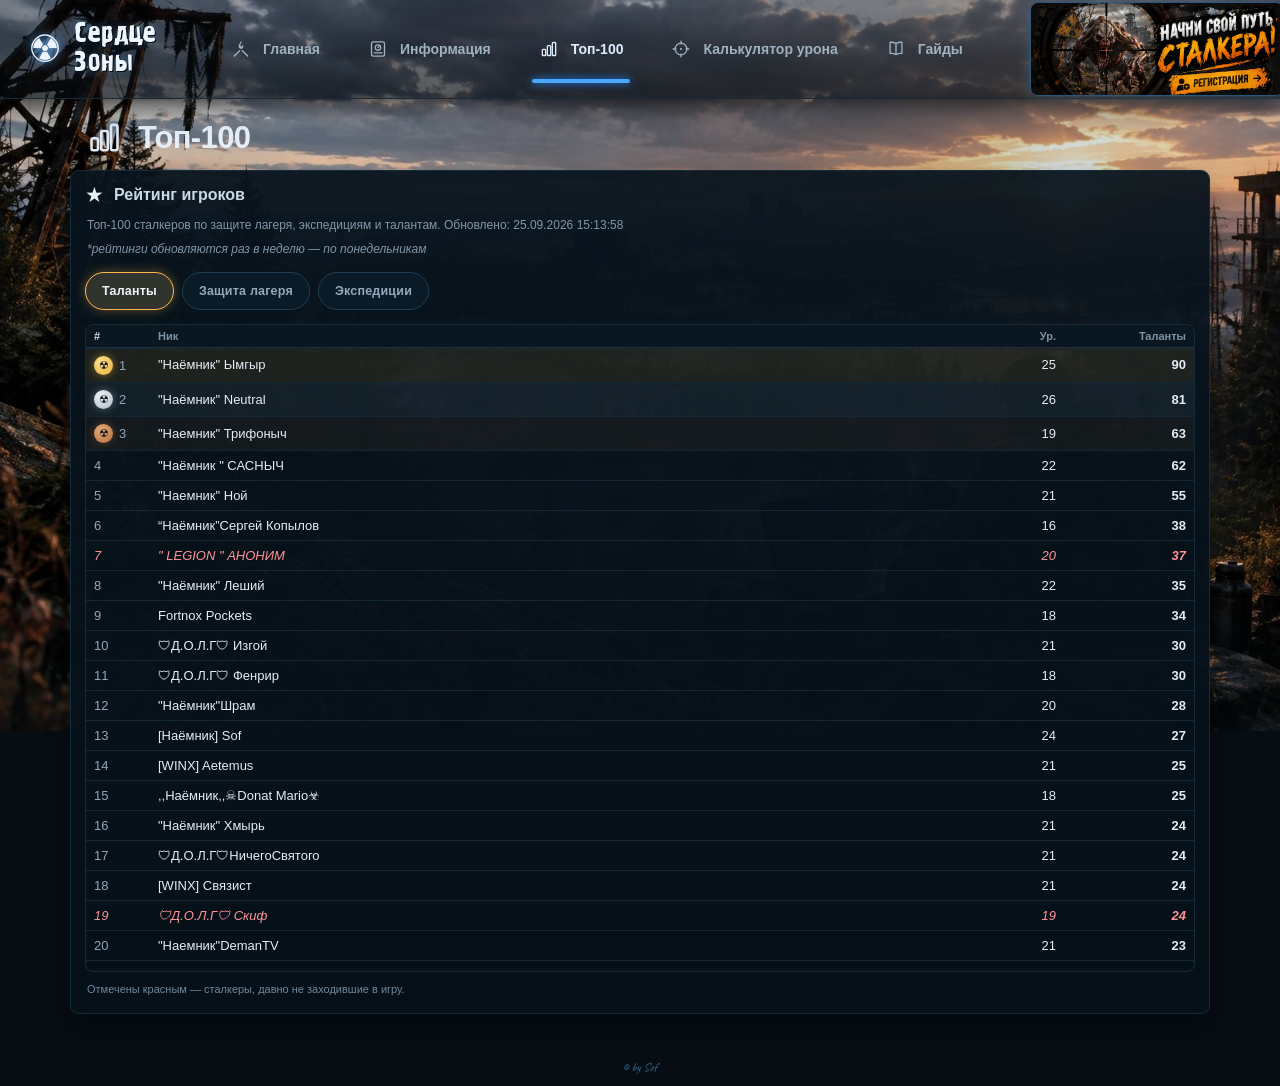
<file: top100.html>
<!doctype html>
<html lang="ru">
<head>
<meta charset="UTF-8">
<meta name="viewport" content="width=device-width, initial-scale=1.0">
<title>Сердце Зоны — Топ-100</title>
<meta name="description" content="Топ-100 игроков «Сердце Зоны»: защита лагеря, экспедиции и таланты.">
<meta property="og:type" content="website">
<meta property="og:site_name" content="Сердце Зоны">
<meta property="og:title" content="Сердце Зоны — Топ-100">
<meta property="og:description" content="Топ-100 игроков «Сердце Зоны»: защита лагеря, экспедиции и таланты.">
<meta property="og:url" content="https://sof-oss.github.io/helper/top100.html">
<meta property="og:image" content="https://sof-oss.github.io/helper/assets/preview.jpg">
<meta property="og:image:width" content="1200">
<meta property="og:image:height" content="628">
<meta property="og:locale" content="ru_RU">
<meta name="twitter:card" content="summary_large_image">
<link rel="icon" type="image/svg+xml" href="favicon.svg">
<!-- Шрифт подписи автора внизу страницы (см. .site-footer в styles.css) -->
<link rel="preconnect" href="https://fonts.googleapis.com">
<link rel="preconnect" href="https://fonts.gstatic.com" crossorigin>
<link href="https://fonts.googleapis.com/css2?family=Caveat:wght@600&display=swap" rel="stylesheet">
<link rel="stylesheet" href="styles.css">
</head>
<body>
<header class="site-header">
  <div class="header-inner">
    <a class="logo" href="index.html"><div class="rad-logo">☢</div><div class="logo-copy"><div class="logo-title">Сердце Зоны</div></div></a>
    <nav class="main-nav">
      <a href="index.html"><svg class="nav-icon" viewBox="0 0 24 24" fill="none" aria-hidden="true"><path d="M12 2.4c-.7 2.1-2.9 3.8-2.9 6.6a2.9 2.9 0 0 0 5.8 0c0-1.1-.5-1.7-.8-2.3.1 1.3-.6 2.1-1.4 2.1-1 0-1.6-.8-1.4-1.9.3-1.4 1.6-2.3 1.6-4.1-.3-.1-.6-.3-.9-.4Z" fill="currentColor"/><path d="M4 20.5 10.4 14M20 20.5 13.6 14" stroke="currentColor" stroke-width="1.7" stroke-linecap="round"/></svg>Главная</a>
      <a href="info.html"><svg class="nav-icon" viewBox="0 0 24 24" fill="none" aria-hidden="true"><rect x="4.2" y="3.4" width="15.6" height="17.2" rx="2.2" stroke="currentColor" stroke-width="1.6"/><circle cx="12" cy="10.3" r="3.3" stroke="currentColor" stroke-width="1.5"/><path d="M12 10.3 13.9 8.2" stroke="currentColor" stroke-width="1.5" stroke-linecap="round"/><path d="M7.2 16.6h9.6" stroke="currentColor" stroke-width="1.5" stroke-linecap="round"/></svg>Информация</a>
      <a class="active" href="top100.html"><svg class="nav-icon" viewBox="0 0 24 24" fill="none" aria-hidden="true"><rect x="4" y="12.5" width="4" height="7.3" rx="1" stroke="currentColor" stroke-width="1.6"/><rect x="10" y="8" width="4" height="11.8" rx="1" stroke="currentColor" stroke-width="1.6"/><rect x="16" y="4.2" width="4" height="15.6" rx="1" stroke="currentColor" stroke-width="1.6"/></svg>Топ-100</a>
      <a href="calculator.html"><svg class="nav-icon" viewBox="0 0 24 24" fill="none" aria-hidden="true"><circle cx="12" cy="12" r="7" stroke="currentColor" stroke-width="1.6"/><path d="M12 2.6v3.3M12 18.1v3.3M2.6 12h3.3M18.1 12h3.3" stroke="currentColor" stroke-width="1.6" stroke-linecap="round"/><circle cx="12" cy="12" r="1.3" fill="currentColor"/></svg>Калькулятор урона</a>
      <a href="guides.html"><svg class="nav-icon" viewBox="0 0 24 24" fill="none" aria-hidden="true"><path d="M12 5.4c-1.9-1.2-4.5-1.7-7.1-1.5v13.4c2.6-.2 5.2.3 7.1 1.5 1.9-1.2 4.5-1.7 7.1-1.5V3.9c-2.6-.2-5.2.3-7.1 1.5Z" stroke="currentColor" stroke-width="1.6" stroke-linejoin="round"/><path d="M12 5.4v13.4" stroke="currentColor" stroke-width="1.6"/></svg>Гайды</a>
    </nav>
    <a class="header-promo" href="https://vk.com/app54612839#ref_user_id=672" target="_blank" rel="noopener" aria-label="Регистрация — начни свой путь сталкера"><img src="assets/promo-banner.webp" alt="Начни свой путь сталкера — регистрация" width="1672" height="610" loading="eager"></a>
  </div>
</header>

<main class="content top100-content">
<div class="result-title"><svg class="target-icon" viewBox="0 0 24 24" fill="none" aria-hidden="true"><rect x="4" y="12.5" width="4" height="7.3" rx="1" stroke="currentColor" stroke-width="1.6"/><rect x="10" y="8" width="4" height="11.8" rx="1" stroke="currentColor" stroke-width="1.6"/><rect x="16" y="4.2" width="4" height="15.6" rx="1" stroke="currentColor" stroke-width="1.6"/></svg><h1>Топ-100</h1></div>
<section class="result-panel top100-panel">
  <div class="section-heading"><span>★</span><b>Рейтинг игроков</b></div>
  <p class="info-lead">Топ-100 сталкеров по защите лагеря, экспедициям и талантам. Обновлено: <span id="top100Updated">25.09.2026 15:13:58</span></p>
  <p class="info-lead top100-update-note"><em>*рейтинги обновляются раз в неделю — по понедельникам</em></p>
  <div class="top100-tabs" id="top100Tabs"></div>
  <div class="top100-table-wrap" id="top100TableWrap"></div>
  <p class="damage-footnote top100-footnote">Отмечены красным — сталкеры, давно не заходившие в игру.</p>
</section>
</main>

<!-- Подпись автора — единственное место сайта, отмеченное личным именем, поэтому
     оставляем её ненавязчивой и внизу каждой страницы, а не только на главной -->
<footer class="site-footer"><span>© by Sof</span></footer>

<script src="top100-data.js"></script><script src="top100.js"></script></body></html>
</file>
<file: styles.css>
/* ===== Основа ===== */
*{box-sizing:border-box}
html,body{margin:0;min-height:100%;background:#060d13;color:#dce7f2;font-family:"Segoe UI",Arial,sans-serif;overflow-x:hidden}body{min-height:100vh;display:flex;flex-direction:column}
/* Затемнение раньше считалось в процентах от всей высоты body: на коротких
   страницах (например «Гайды») оно начиналось почти сразу и заливало тёмным
   весь экран. Теперь полоса затемнения — фиксированной высоты и всегда
   прижата к самому низу страницы, где стоит подпись автора, независимо от
   того, короткая страница или длинная (с большими таблицами/деревом талантов). */
body{background-color:#060d13;background-image:linear-gradient(180deg,rgba(6,13,19,0) 0,rgba(6,13,19,0) calc(100% - 340px),rgba(6,13,19,.3) calc(100% - 220px),rgba(6,13,19,.78) calc(100% - 110px),#060d13 100%),radial-gradient(circle at 75% 0%,rgba(49,73,91,.32),transparent 35%),url("assets/bg-zone.jpg");background-position:0 0,0 0,center top;background-size:auto,auto,100% auto;background-repeat:no-repeat;font-size:14px}
:where(button,input,a):focus-visible{outline:2px solid #54bfff;outline-offset:2px}

/* ===== Шапка ===== */
.site-header{height:99px;border-bottom:1px solid #172a39;background:linear-gradient(180deg,rgba(5,10,15,.22) 0%,rgba(5,10,15,.62) 100%);box-shadow:0 5px 24px #000b;position:relative;z-index:2}
.header-inner{height:100%;display:flex;align-items:center;padding:0 28px;gap:50px}
.logo{width:315px;display:flex;align-items:center;gap:12px;text-decoration:none;color:inherit}
.rad-logo{width:42px;height:50px;display:grid;place-items:center;font-size:38px;color:#eaf3fc;filter:drop-shadow(0 0 6px #5aaeff);line-height:1}
@font-face{font-family:"Graffiti1C";src:url("assets/fonts/graffiti-stalker.woff") format("woff"),url("assets/fonts/graffiti-stalker.ttf") format("truetype");font-weight:normal;font-style:normal;font-display:swap}
.logo-title{font-family:"Graffiti1C","Segoe UI",Arial,sans-serif;font-size:29px;font-weight:400;letter-spacing:.5px;line-height:1;color:#edf5ff;text-shadow:1px 1px 0 #04090e,0 0 12px rgba(90,174,255,.4)}
.main-nav{height:100%;display:flex;align-items:center;gap:14px}
.main-nav a{height:100%;padding:0 17px;display:flex;align-items:center;gap:12px;color:#9fb1c0;text-decoration:none;font-weight:600;position:relative;white-space:nowrap}
.main-nav a:focus-visible{outline-offset:-2px;border-radius:4px}
/* Иконки в шапке — inline SVG на currentColor, поэтому подсветку активного пункта
   красим один раз через .main-nav a.active, а не дублируем цвет на каждой иконке */
.main-nav a .nav-icon{width:20px;height:20px;flex:0 0 20px}
.main-nav a.active{color:#dcecff}
.main-nav a.active:after{content:"";position:absolute;bottom:15px;left:10px;right:10px;height:4px;border-radius:4px;background:#4aa8ff;box-shadow:0 0 8px #238cff}

/* Рекламный баннер в шапке: ссылка-картинка, прижатая к правому краю за счёт
   margin-left:auto — остаётся последним элементом в потоке header-inner,
   поэтому не требует отдельной обёртки или изменения flex-раскладки шапки.
   Высота чуть больше обычной (94px против 84px раньше) — на новом баннере
   у текста плотный трэшевый шрифт, и на маленьком размере он терял чёткость. */
.header-promo{margin-left:auto;flex:0 0 auto;display:block;height:94px;line-height:0;border:1px solid #2d5578;border-radius:8px;overflow:hidden;box-shadow:0 0 14px rgba(84,191,255,.22);transition:transform .15s ease,box-shadow .15s ease,border-color .15s ease}
.header-promo:hover{transform:translateY(-1px);box-shadow:0 0 20px rgba(84,191,255,.4);border-color:#4aa8ff}
.header-promo img{display:block;height:100%;width:auto}

/* ===== Вкладки сайта =====
   Каждый раздел (Калькулятор, Информация) — это .view; активен тот,
   у которого нет атрибута hidden. Переключение — в app.js (switchView). */

/* ===== Раскладка ===== */
.page{display:grid;grid-template-columns:330px minmax(0,1fr);gap:4px;min-height:calc(100vh - 92px);padding:4px;align-items:start}
.content{padding:15px 13px 20px 0;min-width:0}

/* ===== Боковая панель ===== */
.sidebar{border:1px solid #132838;border-radius:10px;background:linear-gradient(180deg,rgba(7,18,27,.98),rgba(5,14,22,.98));box-shadow:0 12px 30px #0008;overflow:hidden}
.side-section{padding:10px 14px 12px;border-bottom:1px solid #142735}
.side-title{display:flex;align-items:center;gap:10px;font-size:14px;color:#cbd9e5;margin-bottom:8px}
.side-title span{font-size:20px;color:#dbe9f6;width:18px;text-align:center}
.side-title .person-icon{width:18px;height:18px;flex:0 0 18px;fill:currentColor;color:#dbe9f6}
.side-title .clothes-icon{font-size:16px;line-height:18px;width:18px;height:18px;display:inline-block;filter:grayscale(1)}

.level-row{display:grid;grid-template-columns:34px 1fr 34px;gap:6px}
.level-row button,.level-row input{height:34px;border:0;background:#091521;color:#9db2c4;border-radius:5px;text-align:center;font-size:18px}
.level-row button{background:#102234;color:#a9bed0;cursor:pointer}
.level-row button:hover{background:#162d41}
.level-row button:first-child{border:1px solid #1678c5;border-right-color:#102234}
.level-row input{font-size:16px;font-weight:700;color:#e7f0f8;font-variant-numeric:tabular-nums;-moz-appearance:textfield}
.level-row input::-webkit-inner-spin-button,.level-row input::-webkit-outer-spin-button{appearance:none;margin:0}

.talent-open{width:100%;height:42px;border:1px solid #21445c;border-radius:7px;background:linear-gradient(180deg,#0d2231,#091722);color:#cfe0ec;display:grid;grid-template-columns:25px 1fr auto;align-items:center;gap:8px;padding:0 10px;cursor:pointer;text-align:left}
.talent-open:hover{background:#10293a;border-color:#2e6384}
.talent-open>span:first-child{font-size:18px;color:#54bfff;text-align:center}
.talent-open b{font-size:11px;color:#73c8ff;font-weight:600}
.talent-summary{margin-top:6px;color:#71889b;font-size:10px;text-align:right}

.equipment-section{padding-bottom:9px;max-height:500px;overflow-y:auto;scrollbar-width:thin;scrollbar-color:#31566f #08131d}
.items-divider{display:flex;align-items:center;gap:10px;margin:18px 0 7px;padding-top:9px;border-top:1px solid #193246;color:#cbd9e5;font-size:13px}
.items-divider span{font-size:16px;color:#dbe9f6;width:18px;text-align:center}
.items-divider b{font-weight:700}
.options{display:grid;gap:1px}
.option{display:flex;align-items:center;gap:9px;min-height:22px;color:#a9baca;font-size:12px;cursor:pointer}
.option input{appearance:none;width:15px;height:15px;border:1px solid #617487;border-radius:2px;background:#06111a;margin:0}
.option input:checked{background:#3d9fff;border-color:#52aaff;box-shadow:inset 0 0 0 3px #07131d}
.gear-info-btn{margin-left:auto;width:24px;height:24px;flex:0 0 24px;border:1px solid #6cc8ff;border-radius:50%;background:linear-gradient(180deg,#2196f3,#0d5aa7);color:#f2f9ff;font-size:12px;font-weight:700;font-style:normal;line-height:1;display:grid;place-items:center;cursor:pointer;padding:0;box-shadow:0 0 10px rgba(84,191,255,.4),inset 0 1px 0 rgba(255,255,255,.18);transition:transform .12s ease,box-shadow .12s ease,background .12s ease}
.gear-info-btn:hover{background:linear-gradient(180deg,#2ea3ff,#116ac2);box-shadow:0 0 16px rgba(84,191,255,.55),inset 0 1px 0 rgba(255,255,255,.22);transform:translateY(-1px)}
.gear-info-btn:active{transform:translateY(0);box-shadow:0 0 8px rgba(84,191,255,.3),inset 0 1px 0 rgba(255,255,255,.12)}

.side-actions{padding:10px 14px 14px;display:grid;gap:10px}
.select-all{display:flex;align-items:center;gap:8px;padding:0 4px;color:#a9baca;font-size:12px;cursor:pointer}
.select-all input{accent-color:#54bfff;cursor:pointer}
.select-all span{user-select:none}
/* Кнопки-«клавиши»: металлическая клавиша со скосом снизу, проседает при нажатии */
.side-btn{height:42px;border:1px solid #2d5578;border-bottom:3px solid #143047;border-radius:6px;background:linear-gradient(180deg,#123049 0%,#0a1c2b 100%);color:#c3d4e2;font-size:13px;font-weight:700;letter-spacing:.3px;text-transform:uppercase;cursor:pointer;box-shadow:0 3px 0 #05121c,inset 0 1px 0 rgba(255,255,255,.08);transition:transform .08s ease,box-shadow .08s ease,border-bottom-width .08s ease}
.side-btn:hover{background:linear-gradient(180deg,#173a5c 0%,#0d2536 100%)}
.side-btn:active{transform:translateY(3px);border-bottom-width:0;box-shadow:inset 0 2px 6px #000a}

/* ===== Результаты ===== */
.result-title{display:flex;align-items:center;gap:14px;padding:4px 15px 13px}
.result-title h1{margin:0;font-size:31px;letter-spacing:-.6px;color:#e4eef8}
.target-icon{font-size:39px;color:#dce9f5}
svg.target-icon{width:39px;height:39px;flex:0 0 39px}
.result-panel{border:1px solid #142b3b;border-radius:9px;background:linear-gradient(180deg,rgba(7,19,29,.94),rgba(5,15,23,.96));padding:12px 14px;margin-bottom:12px;box-shadow:0 10px 25px #0005}
.section-heading{display:flex;align-items:center;gap:10px;font-size:16px;color:#cbd9e5;margin-bottom:9px}
.section-heading span{font-size:21px;color:#e5eef7}
.section-heading b{font-weight:700}
.damage-footnote{margin:10px 2px 0;color:#71889b;font-size:11px;line-height:1.4}

.damage-grid{display:grid;grid-template-columns:repeat(3,minmax(0,1fr));gap:16px}
.damage-card{min-height:145px;border:1px solid #1a3346;border-radius:9px;background:linear-gradient(135deg,#0b1925,#09141e);position:relative;padding:18px 19px;display:grid;grid-template-columns:64px 1fr;align-content:space-between;row-gap:14px;box-shadow:inset 0 0 22px #0a223433}
.weapon-icon{width:64px;height:64px;background-repeat:no-repeat;background-size:contain;background-position:center}
.weapon-rifle{background-image:url("assets/rifle-DNSRr11w.webp")}
.weapon-pistol{background-image:url("assets/pistol-Cy7zO65D.webp")}
.weapon-knife{background-image:url("assets/knife-Dh_ibA91.webp")}
.weapon-gauss{background-image:url("assets/gauss-IaBtaAzR.webp")}
.weapon-ubgl{background-image:url("assets/ubgl-9PMpxB6a.webp")}
.weapon-grenade{background-image:url("assets/grenade-IrR3fcAU.webp")}
.dmg-main{padding-left:10px}
.damage-card h3{margin:1px 0 9px;font-size:16px;color:#dce7f0}
.damage-card strong{font-size:29px;line-height:1;color:#f1f6fb;font-variant-numeric:tabular-nums}

/* Разбивка урона: четыре ячейки одинаковой ширины во всех карточках */
.breakdown{grid-column:1/-1;display:grid;grid-template-columns:repeat(auto-fit,minmax(78px,1fr));gap:8px}
.bd-cell{display:flex;flex-direction:column;gap:2px}
.bd-cell small{font-size:12px;color:#7f95a8}
.bd-cell em{font-style:normal;font-size:16px;font-weight:600;color:#a9bed0;font-variant-numeric:tabular-nums}
.bd-level em{color:#f0ae58}
.bd-gear em{color:#54bfff}
.bd-talent em{color:#27db88}
.crit-chip{grid-column:1/-1;justify-self:start;display:inline-flex;align-items:center;gap:6px;padding:4px 11px;border-radius:20px;background:rgba(255,90,95,.12);border:1px solid rgba(255,90,95,.35);color:#ffb3b5;font-size:12px;font-weight:600;white-space:nowrap;font-variant-numeric:tabular-nums}
.crit-chip em{font-style:normal}
.crit-chip-label{color:#ff5a5f;text-transform:uppercase;font-size:10px;letter-spacing:.4px;font-weight:700}
.crit-chip-sep{color:#ff5a5f;opacity:.6}

/* Прибавка/убыль рядом с изменившимся значением */
.delta{position:absolute;top:10px;right:14px;font-style:normal;font-weight:700;font-size:14px;opacity:0;transform:translateY(4px);transition:opacity .25s,transform .25s;pointer-events:none;font-variant-numeric:tabular-nums}
.delta.show{opacity:1;transform:none}
.delta.up{color:#27db88}
.delta.down{color:#ff6b6f}

/* Таблицы (расчёт по жетонам, вкладка «Информация») */
.data-wrap{overflow-x:auto}
.data-table{width:100%;border-collapse:collapse;font-size:13px;font-variant-numeric:tabular-nums}
.data-table th{color:#7c93a6;font-size:11px;font-weight:600;text-align:right;padding:5px 8px;border-bottom:1px solid #193246}
.data-table td{text-align:right;padding:7px 8px;border-top:1px solid #142735;color:#e3edf6;white-space:nowrap}
.data-table th:first-child,.data-table td:first-child{text-align:left;color:#cbd9e5}
.data-table td.tok-crit,.data-table th.tok-crit{color:#ffb3b5}
.data-table td.tok-best{color:#27db88;font-weight:700}

.tok-field{display:flex;align-items:center;gap:12px;color:#cbd9e5;font-size:13px;font-weight:600}
.tok-field input{border:1px solid #1b3447;border-radius:6px;background:#0b1f30;color:#e7f0f8;text-align:center;font-weight:700;font-variant-numeric:tabular-nums;-moz-appearance:textfield}
.tok-field input{width:140px;height:36px;font-size:16px}
.tok-field input::-webkit-inner-spin-button,.tok-field input::-webkit-outer-spin-button{appearance:none;margin:0}

/* Дополнительные характеристики — на всю ширину панели */
.extra-grid{display:grid;grid-template-columns:repeat(auto-fit,minmax(200px,1fr));gap:12px}
.extra-grid>div{position:relative;min-height:74px;border:1px solid #193246;border-radius:8px;background:#091621;display:flex;flex-direction:column;align-items:center;justify-content:center;gap:3px;padding:10px;text-align:center}
.extra-grid small{color:#8196a9;font-size:12px;line-height:1.2}
.extra-grid strong{font-size:20px;color:#edf5fc;font-variant-numeric:tabular-nums}

/* ===== Стартовая страница =====
   Раньше это была просто плашка с тремя ссылками. Добавили "датчик" сверху
   (пульсирующая точка, как индикатор ПДА), крупный вотермарк-радиацию за
   заголовком и статы, чтобы страница не выглядела заглушкой. */
.home-content{max-width:1040px;margin:0 auto;padding:56px 20px 44px;flex:1}
.home-hero{position:relative;text-align:center;margin-bottom:42px;padding:8px 0 4px;isolation:isolate}
.home-eyebrow{position:relative;display:inline-flex;align-items:center;gap:8px;padding:6px 14px;border:1px solid #24506e;border-radius:20px;background:rgba(15,34,51,.65);color:#6fc3ff;font-size:11px;letter-spacing:1.6px;text-transform:uppercase;font-weight:700;margin-bottom:20px}
.home-eyebrow i{width:6px;height:6px;flex:0 0 6px;border-radius:50%;background:#54bfff;box-shadow:0 0 8px #54bfff;animation:radarPulse 1.8s ease-in-out infinite}
@keyframes radarPulse{0%,100%{opacity:.35;transform:scale(.75)}50%{opacity:1;transform:scale(1.2)}}
.home-hero h1{margin:0 0 14px;font-family:"Graffiti1C","Segoe UI",Arial,sans-serif;font-weight:400;font-size:42px;letter-spacing:-.6px;color:#e4eef8;text-shadow:0 0 22px rgba(90,174,255,.25)}
.home-hero p{margin:0 auto;max-width:620px;color:#c3d1dd;font-size:14px;line-height:1.65;text-shadow:0 2px 10px rgba(0,0,0,.85),0 1px 3px rgba(0,0,0,.9)}
.home-grid{display:grid;grid-template-columns:repeat(4,minmax(0,1fr));gap:18px}
/* Акцентный цвет карточки задаётся инлайново (--accent/--accent-bg/--accent-border),
   чтобы не плодить по три модификатора класса на каждую карточку */
.home-card{display:flex;flex-direction:column;border:1px solid #1a3346;border-radius:11px;background:linear-gradient(160deg,#0b1925,#08121b);overflow:hidden;color:inherit;text-decoration:none;position:relative;box-shadow:0 10px 24px #0005;transition:transform .18s,border-color .18s,box-shadow .18s}
.home-card::before{content:"";display:block;height:3px;background:var(--accent,#54bfff)}
.home-card:hover{transform:translateY(-3px);border-color:#2e6384;box-shadow:0 16px 34px #0008}
.home-card-body{padding:22px 20px 20px;display:flex;flex-direction:column;gap:10px;flex:1}
.home-card-icon{width:46px;height:46px;border-radius:10px;display:grid;place-items:center;background:var(--accent-bg,rgba(84,191,255,.12));border:1px solid var(--accent-border,rgba(84,191,255,.35));color:var(--accent,#54bfff)}
.home-card-icon svg{width:24px;height:24px}
.home-card b{font-size:16px;color:#dce7f0;display:flex;align-items:center;flex-wrap:wrap}
.home-card small{color:#8196a9;font-size:12px;line-height:1.55;flex:1}
.home-card-badge{margin-left:8px;padding:2px 8px;border-radius:10px;background:rgba(159,220,159,.14);border:1px solid rgba(159,220,159,.35);color:#9fdc9f;font-size:10px;font-weight:700;text-transform:uppercase;letter-spacing:.4px}
.home-card-cta{display:inline-flex;align-items:center;gap:6px;font-size:12px;font-weight:700;color:var(--accent,#54bfff);margin-top:2px}
.home-card-cta svg{width:14px;height:14px;transition:transform .18s}
.home-card:hover .home-card-cta svg{transform:translateX(3px)}

/* ===== Вкладка «Информация» ===== */
.info-content{max-width:1400px;margin:0 auto;padding:15px 20px 24px;flex:1}
.info-lead{margin:0 2px 14px;color:#8196a9;font-size:12px;line-height:1.5}
.placeholder-panel{padding:32px 16px;text-align:center;color:#8196a9;font-size:14px}
.info-groups{display:grid;grid-template-columns:2.3fr 1fr 1fr;gap:16px;align-items:start}

/* Общая карточка блока — базовое оформление, у каждого блока свой акцентный
   цвет рамки/подложки/тени ниже (info-group-talents/pda/char), чтобы три
   блока не сливались друг с другом визуально. */
.info-group{border:1px solid #1a3346;border-radius:9px;background:linear-gradient(135deg,#0b1925,#09141e);padding:14px 16px 16px;box-shadow:inset 0 0 22px #0a223433;min-width:0}
.info-group-title{display:flex;align-items:center;justify-content:center;gap:9px;font-size:15px;color:#dce7f0;margin-bottom:11px;text-align:center}
.info-led{width:9px;height:9px;flex:0 0 9px;border-radius:50%;background:var(--led,#54bfff);box-shadow:0 0 8px var(--led,#54bfff)}
.info-subcols{display:grid;grid-template-columns:repeat(3,1fr);gap:10px}

/* Отличительное оформление трёх блоков: у каждого свой лёгкий оттенок рамки,
   подложки и внутренней тени, в тон его индикатора (info-led). */
.info-group-talents{border-color:#3a3320;background:linear-gradient(135deg,#141008,#0d0b06),linear-gradient(135deg,#0b1925,#09141e);box-shadow:inset 0 0 26px rgba(255,183,77,.05)}
.info-group-pda{border-color:#1f3a28;background:linear-gradient(135deg,#0c1712,#090f0b),linear-gradient(135deg,#0b1925,#09141e);box-shadow:inset 0 0 26px rgba(159,220,159,.05)}
.info-group-char{border-color:#1a3350;background:linear-gradient(135deg,#0a1826,#07121c),linear-gradient(135deg,#0b1925,#09141e);box-shadow:inset 0 0 26px rgba(84,191,255,.06)}

/* Таблицы «Информация» — усиленная читаемость: те же чёткие пропорциональные
   цифры, что и в остальном интерфейсе (а не мелкий моноширинный шрифт),
   более контрастная зебра и явные разделители между колонками
   ("Уровень" / "Урон" / "Всего"), как в исходном экспортируемом изображении
   (html_progress-tables.html), где числа не сливались друг с другом. */
.info-table{font-family:"Segoe UI",Arial,sans-serif;table-layout:fixed;-webkit-font-smoothing:antialiased}
.info-table th{padding:6px 6px 8px;font-size:10.5px;letter-spacing:.5px;text-transform:uppercase;border-bottom:1px solid #23475f;text-align:center;font-weight:700}
.info-table td{padding:5px 6px;font-size:12.5px;font-weight:600;border-top:1px solid #12222f;text-align:center;color:#eef4fa}
.info-table th:first-child,.info-table td:first-child{text-align:center;color:inherit}
.info-table tbody tr:nth-child(even):not(.info-milestone) td{background:rgba(159,220,159,.045)}
.info-milestone td{background:rgba(255,183,77,.14);color:#ffdca8;font-weight:700;border-top-color:rgba(255,183,77,.3);border-bottom:1px solid rgba(255,183,77,.3)}
.info-milestone td:first-child{color:#ffb74d}
.info-notes{margin:12px 0 0;padding-left:0;font-size:11.5px;line-height:1.7;list-style:none;text-align:center}
.info-notes li{margin-bottom:2px;font-weight:600}

/* ===== Вкладка «Топ-100» ===== */
.top100-content{max-width:1180px;margin:0 auto;padding:15px 20px 24px;flex:1}
.top100-panel{padding-bottom:16px}
.top100-update-note{margin-top:-8px}
.top100-tabs{display:flex;flex-wrap:wrap;gap:8px;margin:2px 0 14px}
.top100-tab{height:38px;padding:0 16px;border:1px solid #1f3d54;border-radius:20px;background:#0a1a27;color:#93a8ba;font:inherit;font-size:12.5px;font-weight:700;letter-spacing:.2px;cursor:pointer;transition:background .15s,border-color .15s,color .15s}
.top100-tab:hover{background:#0e2334;color:#c3d4e2}
.top100-tab.active{background:color-mix(in srgb,var(--accent,#54bfff) 16%,#0a1a27);border-color:var(--accent,#54bfff);color:#eef4fa;box-shadow:0 0 12px color-mix(in srgb,var(--accent,#54bfff) 35%,transparent)}
.top100-scroll{max-height:min(72vh,900px);overflow-y:auto;border:1px solid #142b3b;border-radius:8px;scrollbar-width:thin;scrollbar-color:#31566f #08131d}
.top100-table{table-layout:fixed}
.top100-table thead th{position:sticky;top:0;z-index:1;background:#0b1720;box-shadow:0 1px 0 #23475f}
.top100-table th:nth-child(1),.top100-table td:nth-child(1){width:64px;text-align:left}
.top100-table th:nth-child(2),.top100-table td:nth-child(2){width:auto;text-align:left}
.top100-table th:nth-child(3),.top100-table td:nth-child(3){width:70px}
.top100-table th:nth-child(4),.top100-table td:nth-child(4){width:130px}
.top100-rank{display:flex;align-items:center;gap:6px;white-space:nowrap}
.top100-rank-num{font-variant-numeric:tabular-nums;color:#93a8ba}
.top100-value{color:var(--accent,#54bfff);font-weight:700}
.top100-nick{white-space:nowrap;overflow:hidden;text-overflow:ellipsis}

/* Радиационные «медали» 1–3 места — в тон логотипа сайта (☢), а не исходные
   картинки-медали из экспортированных таблиц */
.top100-medal{display:inline-grid;place-items:center;width:19px;height:19px;flex:0 0 19px;border-radius:50%;font-size:11px;line-height:1;color:#0a1017}
.top100-medal-1{background:radial-gradient(circle at 35% 30%,#ffe08a,#e8ae3d);box-shadow:0 0 8px rgba(232,174,61,.55)}
.top100-medal-2{background:radial-gradient(circle at 35% 30%,#eef2f4,#a9bac6);box-shadow:0 0 8px rgba(169,186,198,.45)}
.top100-medal-3{background:radial-gradient(circle at 35% 30%,#e3a878,#b3703f);box-shadow:0 0 8px rgba(179,112,63,.45)}
.top100-podium td{background:rgba(255,183,77,.05)}
.top100-podium-1 td{background:rgba(232,174,61,.1)}
.top100-podium-2 td{background:rgba(169,186,198,.08)}
.top100-podium-3 td{background:rgba(179,112,63,.08)}

/* Строки сталкеров, покинувших отряд — тот же красный акцент, что и у
   остальных «тревожных» значений на сайте (delta.down, crit-chip) */
.top100-inactive td{color:#ff9498;font-style:italic}
.top100-inactive .top100-rank-num{color:#ff9498}
.top100-footnote{display:flex;align-items:center;gap:6px}

/* ===== Уведомление ===== */
.toast{position:fixed;left:50%;top:50%;transform:translate(-50%,-45%) scale(.96);min-width:320px;padding:26px 38px 28px;border:2px solid #566b76;border-radius:4px;background:linear-gradient(180deg,#18252a 0%,#0a1114 100%);color:#d9e1df;text-align:center;font-size:24px;font-weight:700;letter-spacing:1px;text-transform:uppercase;box-shadow:0 0 0 1px #080c0e,0 16px 55px #000c,inset 0 0 35px #0008;opacity:0;pointer-events:none;transition:opacity .18s ease,transform .18s ease;z-index:3000}
.toast::before{content:"☢";display:block;margin:0 auto 12px;font-size:58px;line-height:1;color:#c8d21f;text-shadow:0 0 8px #c8d21f66,2px 2px 0 #151a0a}
.toast::after{content:"";position:absolute;inset:7px;border:1px solid #2c3b40;pointer-events:none}
.toast.show{opacity:1;transform:translate(-50%,-50%) scale(1)}

/* ===== Окна (таланты, снаряжение, жетоны) ===== */
.talent-modal{position:fixed;inset:0;display:none;z-index:2000}
.talent-modal.show{display:block}
.talent-backdrop{position:absolute;inset:0;background:rgba(0,0,0,.68);backdrop-filter:blur(2px)}
.talent-dialog{position:absolute;inset:2vh 2vw;display:flex;align-items:stretch;justify-content:center;overflow:hidden}
.talent-game-window{position:relative;width:100%;height:100%;min-width:0;border:1px solid rgba(72,78,84,.72);background:#0b0c0c;box-shadow:inset 0 0 0 1px rgba(0,0,0,.7),0 18px 45px rgba(0,0,0,.7);display:flex;flex-direction:column;overflow:hidden}
.talent-game-header{height:66px;flex:0 0 66px;padding:10px 20px;display:flex;align-items:center;justify-content:space-between;background:linear-gradient(180deg,#17191a,#0e1011);border-bottom:1px solid #34383b}
.talent-game-header h2{margin:0;font:700 28px/1.1 "Rubik Dirt","Segoe UI",sans-serif;color:#f0f0ec}
.talent-game-header p{margin:5px 0 0;color:#858b8f;font-size:12px}
.talent-game-actions{display:flex;align-items:center;gap:10px}
.talent-points{padding:7px 12px;background:#151718;border:1px solid #3b3f41;color:#aeb2b4;font-size:13px}
.talent-points b{color:#fff}
.talent-icon-button{width:36px;height:36px;border:1px solid #303436;background:#181a1b;color:#ddd;font-size:25px;line-height:1;cursor:pointer}
.talent-game-body{position:relative;flex:1;min-height:0;min-width:0;display:flex;overflow:hidden;background:#070908}

/* Боковая панель талантов */
.talent-game-sidebar{flex:0 0 320px;width:320px;height:100%;padding:16px 14px;z-index:2;background-color:rgba(11,12,13,.72);border-right:1px solid rgba(72,78,84,.5);background-image:linear-gradient(rgba(72,78,84,.12) 1px,transparent 1px),linear-gradient(90deg,rgba(72,78,84,.12) 1px,transparent 1px);background-size:12px 12px;overflow:auto}
.talent-side-title{display:flex;justify-content:space-between;align-items:center;font-family:"Rubik Dirt","Segoe UI",sans-serif;font-size:22px;margin-bottom:10px}
.talent-side-title b{font:600 13px "Segoe UI";color:#aaa}
/* Круговой аналоговый индикатор очков талантов (в духе приборной панели ПДА) */
.talent-gauge{position:relative;width:118px;height:118px;margin:2px auto 16px}
.talent-gauge-ticks{position:absolute;inset:-6px;border-radius:50%;background:repeating-conic-gradient(rgba(222,222,216,.55) 0deg 1.4deg,transparent 1.4deg 15deg);-webkit-mask-image:radial-gradient(farthest-side,transparent calc(100% - 6px),#000 calc(100% - 5px));mask-image:radial-gradient(farthest-side,transparent calc(100% - 6px),#000 calc(100% - 5px))}
.talent-gauge::before{content:"";position:absolute;inset:0;border-radius:50%;background:conic-gradient(#f0ae58 calc(var(--pct)*3.6deg),rgba(255,255,255,.08) 0);box-shadow:0 0 0 1px #383c3e,inset 0 0 16px #000c,0 0 14px rgba(240,174,88,.16)}
.talent-gauge::after{content:"";position:absolute;inset:13px;border-radius:50%;background:radial-gradient(circle at 35% 30%,#1a1c1d,#0c0d0d 72%);border:1px solid #35393b;box-shadow:inset 0 0 12px #000a}
.talent-gauge-value{position:absolute;inset:0;z-index:1;display:flex;flex-direction:column;align-items:center;justify-content:center}
.talent-gauge-value b{font:700 27px/1 "Rubik Dirt","Segoe UI",sans-serif;color:#f0ae58;text-shadow:0 0 10px rgba(240,174,88,.45)}
.talent-gauge-value small{margin-top:4px;color:#7d8082;font-size:10px;letter-spacing:.5px}
.talent-side-stats{display:flex;justify-content:center;gap:30px;margin-bottom:14px}
.talent-side-stats>div{text-align:center}
.talent-side-stats>div+div{border-left:1px solid #45484a;padding-left:30px}
.talent-side-stats b{display:block;font-size:25px;line-height:1}
.talent-side-stats small{color:#777;font-size:11px}
.talent-last{border:1px solid #34383a;background:rgba(10,11,12,.72);padding:8px 10px;margin-bottom:14px}
.talent-last small{display:block;color:#777;font-size:11px;margin-bottom:5px}
.talent-last-list{display:flex;flex-wrap:wrap;gap:4px 12px;font-size:12px;color:#aaa}
.talent-last-list b{font-weight:700}
.talent-last-list .up b{color:#27db88}
.talent-last-list .down b{color:#ff6b6f}
.talent-branch-tabs{border:1px solid #373a3d;display:grid}
.talent-branch-tabs button{height:42px;border:0;border-bottom:1px solid #303335;background:transparent;color:#c5c8ca;text-align:left;padding:0 13px;font-weight:600;cursor:pointer}
.talent-branch-tabs button:last-child{border-bottom:0}
.talent-branch-tabs button.active{background:#deded8;color:#171819}
.talent-branch-description{display:flex;flex-direction:column;gap:3px;padding:12px 2px 14px;color:#777;font-size:12px}
.talent-branch-description b{font-size:17px;color:#e1e1dd}
.talent-side-hint{color:#777;font-size:11px;line-height:1.5;padding:10px 2px 0;border-top:1px solid #34383a;margin-top:10px}
.talent-hide{width:100%;margin-top:14px;height:36px;border:1px solid #4a4e50;border-bottom:3px solid #232526;border-radius:4px;background:linear-gradient(180deg,#26292a,#1b1d1e);color:#bfc2c3;cursor:pointer;box-shadow:0 3px 0 #0c0d0d;transition:transform .08s ease,box-shadow .08s ease,border-bottom-width .08s ease}
.talent-hide:hover:not(:disabled){background:linear-gradient(180deg,#2e3132,#1f2122)}
.talent-hide:active:not(:disabled){transform:translateY(3px);border-bottom-width:0;box-shadow:inset 0 2px 5px #000a}
.talent-hide:disabled{opacity:.5;cursor:default}

/* Описание таланта — отдельное окно по центру экрана */
.talent-detail{border:1px solid #34383a;background:rgba(10,11,12,.72);padding:12px;box-shadow:inset 0 0 0 1px rgba(0,0,0,.4)}
.talent-detail-art{width:72px;height:72px;border:1px solid #8b8c86;background:#111;overflow:hidden;display:grid;place-items:center;font-size:34px;color:#eee;margin-bottom:10px}
.talent-detail-art img{display:block;width:100%;height:100%;object-fit:cover}
.talent-detail-title{display:flex;justify-content:space-between;gap:8px;align-items:start}
.talent-detail-title h3{margin:0;color:#f0f0ec;font-size:18px}
.talent-detail-title span{font-size:12px;color:#bcbdb8}
.talent-detail-desc{font-size:12px;line-height:1.45;color:#9a9d9e;margin:7px 0 10px}
.talent-detail-effect{border-top:1px solid #34383a;border-bottom:1px solid #34383a;padding:8px 0;display:flex;flex-direction:column;gap:2px}
.talent-detail-effect small{color:#777}
.talent-detail-effect span{font-size:11px;color:#999}
.talent-detail-effect .talent-rank-done{color:#d2d2cd}
.talent-detail-effect b{color:#f0ae58}
.talent-detail-requirement{display:flex;flex-direction:column;gap:2px;padding:8px 0;color:#777;font-size:10px}
.talent-detail-requirement b{color:#bbb;font-size:11px}
.talent-detail-actions{display:flex;gap:5px}
.talent-detail-actions button{height:36px;border:1px solid #4a4c4d;background:#252728;color:#ddd;cursor:pointer}
.talent-detail-minus{width:38px;font-size:20px}
.talent-detail-up{flex:1}
.talent-detail-up:not(:disabled){background:#9a6e2e;border-color:#d19a4a;color:#fff}
.talent-detail-up:disabled{opacity:.5;cursor:default}
.talent-detail-overlay{position:fixed;inset:0;z-index:2500;display:none;align-items:center;justify-content:center;padding:20px}
.talent-detail-overlay.show{display:flex}
.talent-detail-backdrop{position:absolute;inset:0;background:rgba(0,0,0,.62);backdrop-filter:blur(2px)}
.talent-detail-modal{position:relative;z-index:1;width:min(420px,100%);max-height:86vh;overflow:auto;animation:talentDetailIn .14s ease}
.talent-detail-modal .talent-detail{box-shadow:inset 0 0 0 1px rgba(0,0,0,.4),0 24px 60px rgba(0,0,0,.65)}
.talent-detail-close{position:absolute;top:-14px;right:-14px;width:30px;height:30px;border:1px solid #404447;border-radius:50%;background:#1b1d1e;color:#ddd;font-size:17px;line-height:1;cursor:pointer}
@keyframes talentDetailIn{from{opacity:0;transform:translateY(8px) scale(.97)}to{opacity:1;transform:none}}

/* Дерево талантов: масштаб и перетаскивание */
.talent-flow-wrap{position:relative;flex:1 1 auto;min-width:0;min-height:0;overflow:hidden;background:rgba(7,9,8,.24);touch-action:none;cursor:grab}
.talent-flow{position:relative;min-width:100%;min-height:100%;width:max-content;padding:0 24px 24px}
.talent-flow-canvas{position:relative;margin:10px auto 20px;background:url("assets/talents-CjzNNTY-.webp") center/cover no-repeat;transform-origin:0 0;will-change:transform}
.talent-edge-layer{position:absolute;inset:0;overflow:visible;pointer-events:none}
.talent-node-game{position:absolute;width:100px;height:100px;padding:0;border:1px solid rgba(176,176,170,.36);background:#0b0c0ce6;box-shadow:inset 0 0 0 1px rgba(0,0,0,.36);cursor:pointer;transition:.12s;overflow:hidden}
.talent-node-game:hover{border-color:#dadad4;transform:translateY(-1px)}
.talent-node-game:focus-visible{outline-color:#f2f2ec}
.talent-node-game.locked{opacity:.65;filter:grayscale(.55)}
.talent-node-game.open{border-color:rgba(176,176,170,.46)}
.talent-node-game.ready{border-color:rgba(247,174,86,.68);box-shadow:inset 0 0 0 1px rgba(0,0,0,.36),0 0 12px rgba(247,174,86,.12)}
.talent-node-game.maxed{background:#101010f0;border-color:rgba(121,196,103,.72);box-shadow:inset 0 0 0 1px rgba(0,0,0,.36),0 0 14px rgba(121,196,103,.14)}
.talent-node-game.selected{border-color:#f2f2ec;box-shadow:inset 0 0 0 1px #000,0 0 16px rgba(232,232,226,.14)}
.talent-node-game.on-path{border-color:#54bfff}
.talent-node-game.on-path:not(.selected){box-shadow:inset 0 0 0 1px rgba(0,0,0,.36),0 0 14px rgba(84,191,255,.4)}
.talent-node-art{position:absolute;inset:0;display:grid;place-items:center;font-size:40px;color:#ddd;background:#111;overflow:hidden}
.talent-node-art img{display:block;width:100%;height:100%;object-fit:cover}
.talent-node-rank{position:absolute;right:5px;bottom:3px;color:#fff;text-shadow:0 1px 0 #000,1px 0 #000,-1px 0 #000;font:600 13px/1 "Segoe UI";z-index:1}

/* Бонусы снаряжения и расчёт по жетонам */
.gear-info-window{width:min(760px,92vw);height:auto;max-height:86vh}
.tokens-window{width:min(1040px,94vw)}
.gear-info-dialog{align-items:center}
.gear-info-body{flex:1;min-height:0;overflow:auto;padding:16px 20px 20px;display:flex;flex-direction:column;gap:8px;background:#070908}
.gear-info-group-title{font-size:12px;color:#7c93a6;text-transform:uppercase;letter-spacing:.6px;margin:10px 0 2px;padding-top:8px;border-top:1px solid #193246}
.gear-info-group-title:first-child{margin-top:0;padding-top:0;border-top:0}
.gear-info-card{border:1px solid #1a3346;border-radius:8px;background:linear-gradient(135deg,#0b1925,#09141e);padding:10px 12px}
.gear-info-card b{display:block;color:#dce7f0;font-size:13px;margin-bottom:7px}
.gear-info-tags{display:flex;flex-wrap:wrap;gap:6px}
.gear-info-tag{display:inline-flex;align-items:center;gap:4px;padding:3px 9px;border-radius:20px;background:#0d1d2a;border:1px solid #234157;color:#a9bed0;font-size:11px;white-space:nowrap}
.gear-info-tag b{display:inline;margin:0;color:#54bfff;font-weight:700}
.gear-info-total-wrap{position:sticky;bottom:0;margin:6px -20px -20px;padding:10px 20px 16px;background:linear-gradient(180deg,rgba(7,9,8,0),#070908 28%);z-index:1}
.gear-info-total{border-color:#2e6384;background:linear-gradient(135deg,#0d2231,#0a1a27);box-shadow:0 0 14px rgba(84,191,255,.12)}
.gear-info-total>b{color:#73c8ff}

.tokens-btn{margin-left:auto;height:32px;padding:0 16px;border:1px solid #6cc8ff;border-radius:20px;background:linear-gradient(180deg,#2196f3,#0d5aa7);color:#f2f9ff;font:inherit;font-size:12.5px;font-weight:700;letter-spacing:.2px;cursor:pointer;white-space:nowrap;box-shadow:0 0 14px rgba(84,191,255,.4),inset 0 1px 0 rgba(255,255,255,.18);transition:transform .12s ease,box-shadow .12s ease,background .12s ease}
.tokens-btn:hover{background:linear-gradient(180deg,#2ea3ff,#116ac2);box-shadow:0 0 20px rgba(84,191,255,.55),inset 0 1px 0 rgba(255,255,255,.22);transform:translateY(-1px)}
.tokens-btn:active{transform:translateY(0);box-shadow:0 0 10px rgba(84,191,255,.3),inset 0 1px 0 rgba(255,255,255,.12)}
.tok-grid{display:grid;grid-template-columns:1fr 1fr;gap:16px}
.tok-col{border:1px solid #1a3346;border-radius:8px;background:linear-gradient(135deg,#0b1925,#09141e);padding:12px}
.tok-field{justify-content:space-between;margin-bottom:12px}
.tok-title{font-size:12px;color:#7c93a6;text-transform:uppercase;letter-spacing:.6px;margin-bottom:6px}
.tok-note{color:#71889b;font-size:11px;line-height:1.5}

/* ===== Подпись автора =====
   Тот же рукописный шрифт (Caveat) и лёгкий наклон, что и в исходном
   экспортируемом изображении (html_progress-tables.html, ctx.font =
   "12px 'Caveat', cursive"), перекрашено под голубой акцент сайта
   (тот же оттенок, что у логотипа и активных пунктов навигации), чтобы
   подпись не выглядела чужеродной вставкой среди остальной палитры. */
.site-footer{padding:8px 0 12px;text-align:center;flex:0 0 auto}
.site-footer span{display:inline-block;font-family:"Caveat","Segoe UI",cursive;font-size:12px;font-weight:400;line-height:1;color:#5aaeff;transform:skewX(-8deg);text-shadow:none;opacity:.55}

/* ===== Средние экраны ===== */
@media(max-width:1050px){
  .header-inner{gap:15px}
  .main-nav{gap:0}
  .main-nav a{padding:0 9px}
  .header-promo{height:80px}
  .page{grid-template-columns:300px 1fr}
  .info-groups{grid-template-columns:1fr}
  .home-grid{grid-template-columns:1fr 1fr}
}
@media(max-width:850px){
  .talent-dialog{inset:0}
  .talent-game-sidebar{flex-basis:260px;width:260px}
  .talent-game-header{height:58px;flex-basis:58px}
  .talent-game-header p{display:none}
}

/* ===== Планшеты и телефоны ===== */
@media(max-width:760px){
  .site-header{height:auto}
  .header-inner{min-height:88px;flex-wrap:wrap;padding:10px 14px}
  .logo{width:auto}
  .main-nav{order:3;width:100%;height:44px;overflow:auto}
  .main-nav a{font-size:12px}
  .main-nav a.active:after{bottom:5px;height:3px}
  /* На узкой шапке баннер держим на первой строке рядом с логотипом,
     а меню переносится на вторую строку целиком (order:3 выше) */
  .header-promo{order:2;height:60px}
  .page{display:block}
  .sidebar{margin-bottom:8px}
  .content{padding:8px}
  .damage-grid{grid-template-columns:1fr}
  .toast{min-width:0;width:calc(100% - 40px);padding:22px 24px 25px;font-size:20px}
  .toast::before{font-size:50px}
  .info-content{padding:10px}
  .top100-content{padding:10px}
  .top100-tab{height:34px;padding:0 12px;font-size:11.5px}
  .top100-scroll{max-height:66vh}
  .top100-table th,.top100-table td{padding:6px 6px}
  .home-content{padding:32px 16px 24px}
  .home-hero{margin-bottom:30px}
  .home-eyebrow{font-size:10px;padding:5px 11px}
  .home-hero h1{font-size:26px}
  .home-card-body{padding:18px 16px 16px}
  .home-grid{grid-template-columns:1fr}
}
@media(max-width:650px){
  .talent-game-body{display:block;overflow:auto}
  .talent-game-sidebar{width:100%;height:auto;max-height:48%;border-right:0;border-bottom:1px solid #34383a}
  .talent-flow-wrap{height:52%}
  .talent-detail-overlay{padding:12px}
  .talent-detail-modal{max-height:82vh}
  .talent-detail-close{top:-12px;right:-12px;width:28px;height:28px}
  .gear-info-window{width:94vw}
  .gear-info-body{padding:14px}
  .gear-info-total-wrap{margin:6px -14px -14px;padding:10px 14px 14px}
  .tok-grid{grid-template-columns:1fr}
  .tok-field input{width:120px}
  .data-table{font-size:12px}
  .data-table th,.data-table td{padding:6px 4px}
  .tokens-btn{font-size:11px;padding:0 12px;height:30px}
  .info-subcols{grid-template-columns:1fr}
}
@media(max-width:430px){
  .header-inner{padding:8px 10px;gap:8px}
  .logo{gap:8px}
  .rad-logo{width:32px;height:38px;font-size:28px}
  .logo-title{font-size:19px;letter-spacing:.3px}
  .main-nav a{padding:0 8px;font-size:11px;gap:6px}
  .main-nav a .nav-icon{width:17px;height:17px;flex:0 0 17px}
  .header-promo{height:46px}
  .result-title{padding:4px 8px 10px;gap:8px}
  .result-title h1{font-size:21px}
  .target-icon{font-size:27px}
  .result-panel{padding:10px}
  .damage-card{padding:13px 14px;min-height:auto;grid-template-columns:50px 1fr}
  .weapon-icon{width:50px;height:50px}
  .damage-card h3{font-size:13px;margin-bottom:5px}
  .damage-card strong{font-size:22px}
  .bd-cell em{font-size:14px}
  .crit-chip{font-size:11px;padding:3px 9px}
  .level-row button,.level-row input{height:42px}
  .option{min-height:36px}
  .option input{width:18px;height:18px}
  .talent-open{height:46px}
  .talent-game-header{padding:8px 12px}
  .talent-game-header h2{font-size:19px}
  .talent-points{font-size:11px;padding:5px 8px}
  .talent-icon-button{width:32px;height:32px;font-size:20px}
  .talent-node-game{width:82px;height:82px}
  .talent-node-art{font-size:32px}
  .talent-detail-art{width:56px;height:56px;font-size:26px}
  .talent-side-title{font-size:16px;margin-bottom:6px}
  .talent-side-stats{gap:18px;margin-bottom:10px}
  .talent-side-stats b{font-size:18px}
  .talent-gauge{width:96px;height:96px;margin-bottom:12px}
  .talent-gauge-value b{font-size:22px}
  .talent-branch-tabs button{height:34px;font-size:12px;padding:0 10px}
  .talent-branch-description{padding:8px 2px 10px}
  .talent-branch-description b{font-size:14px}
  .home-hero h1{font-size:23px}
  .top100-table th:nth-child(4),.top100-table td:nth-child(4){width:96px}
  .top100-nick{font-size:11.5px}
}
</file>
